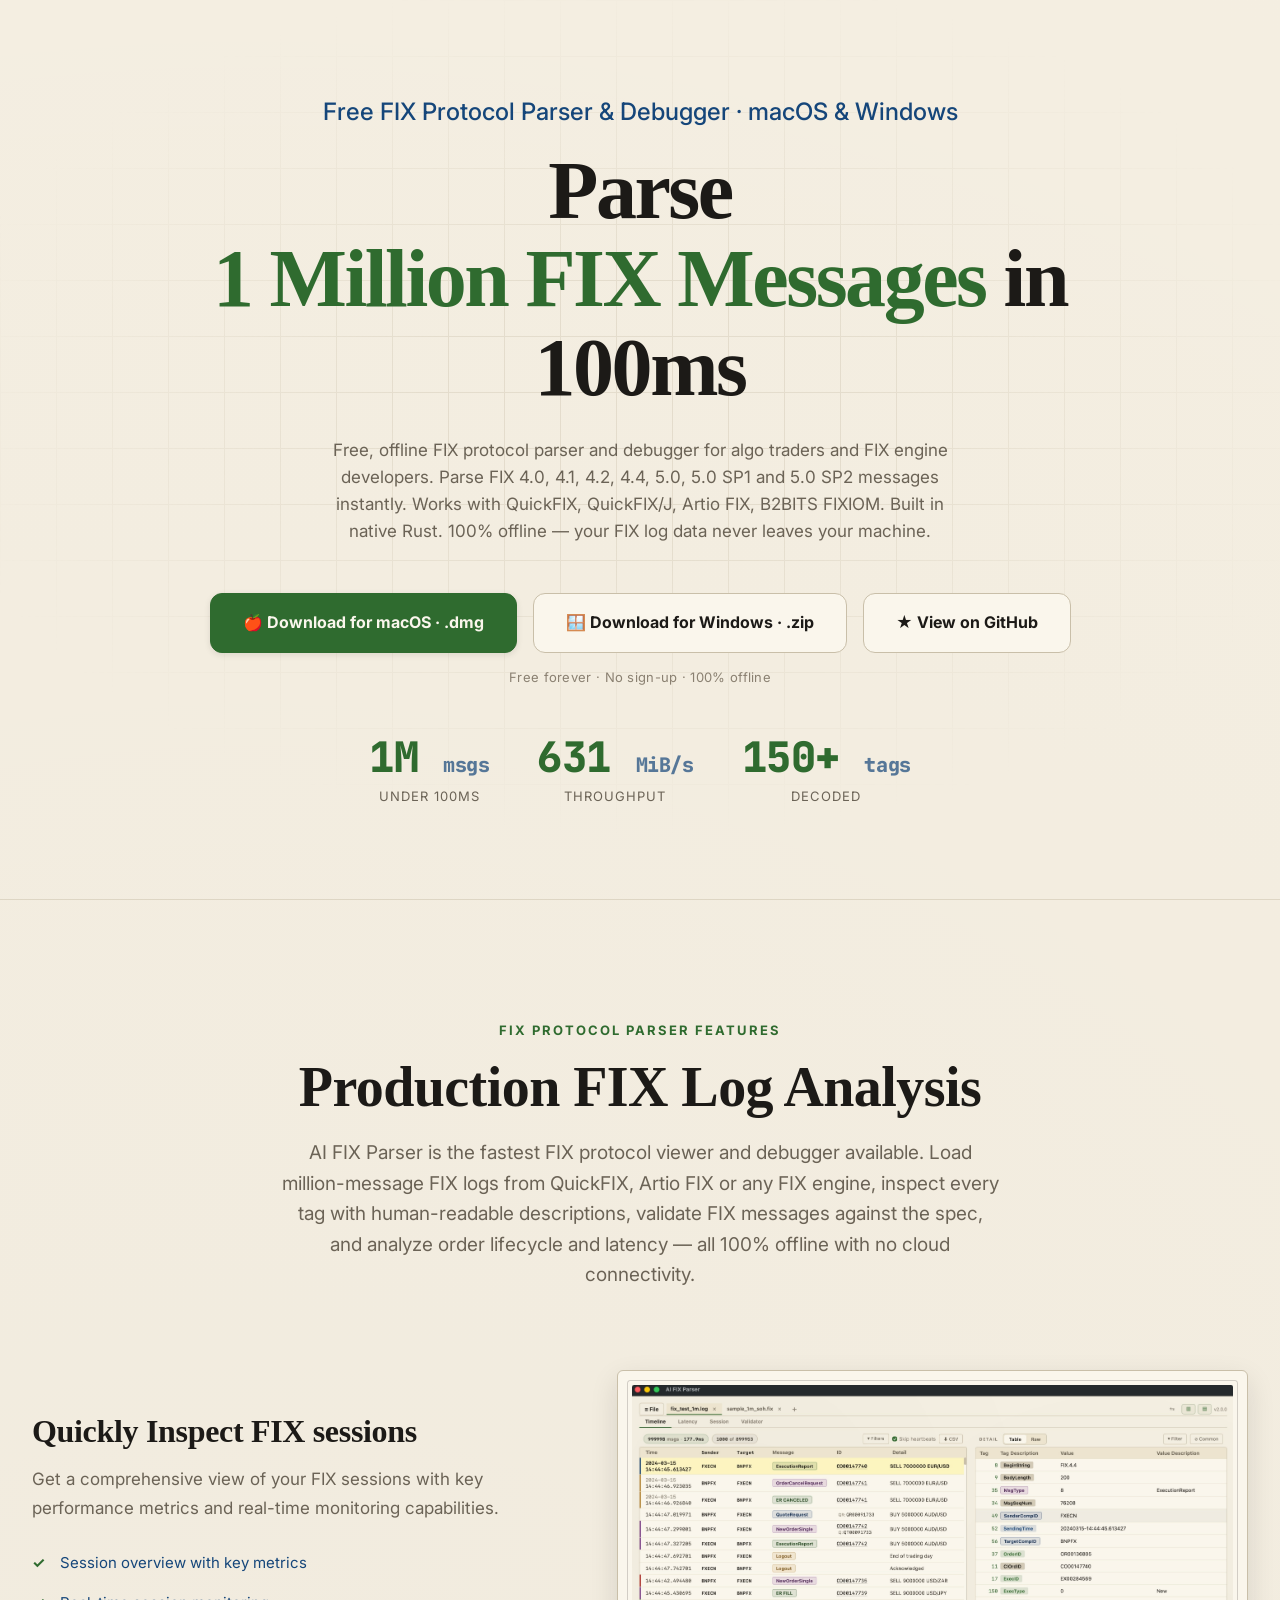
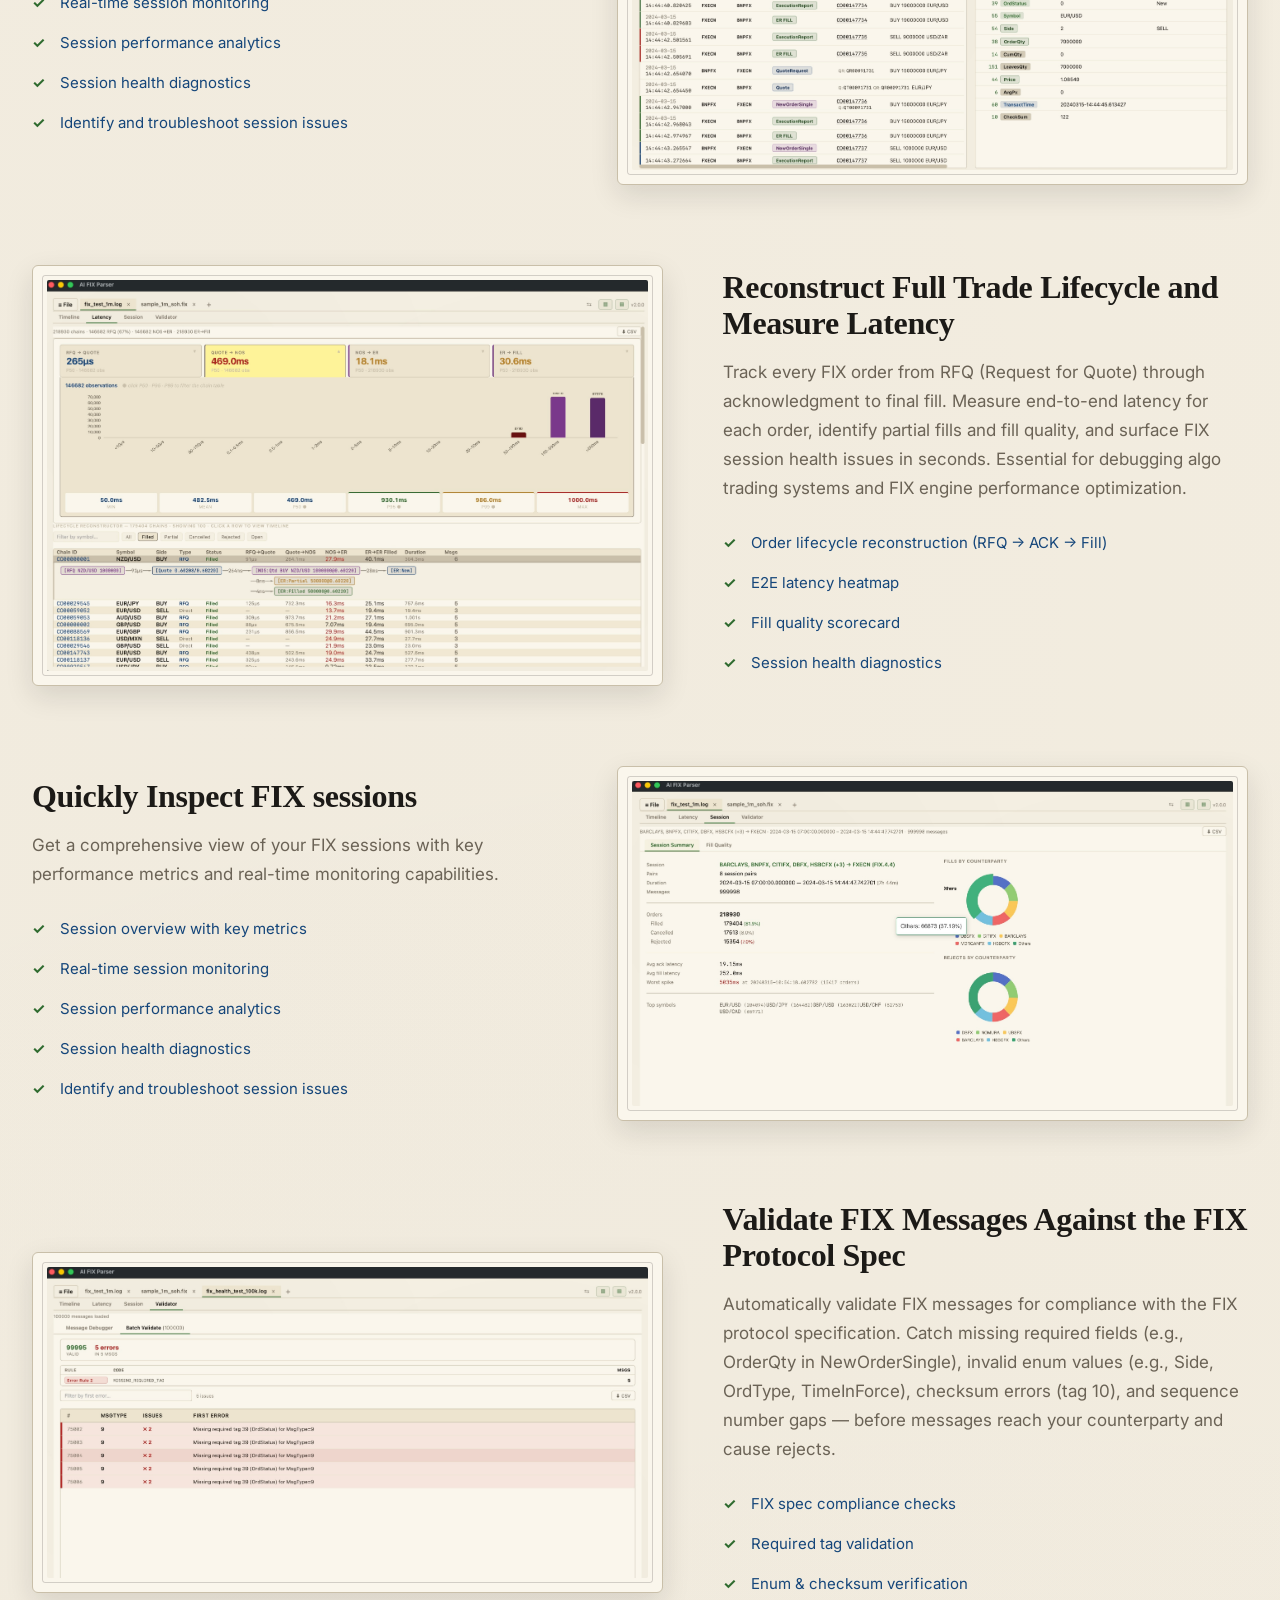
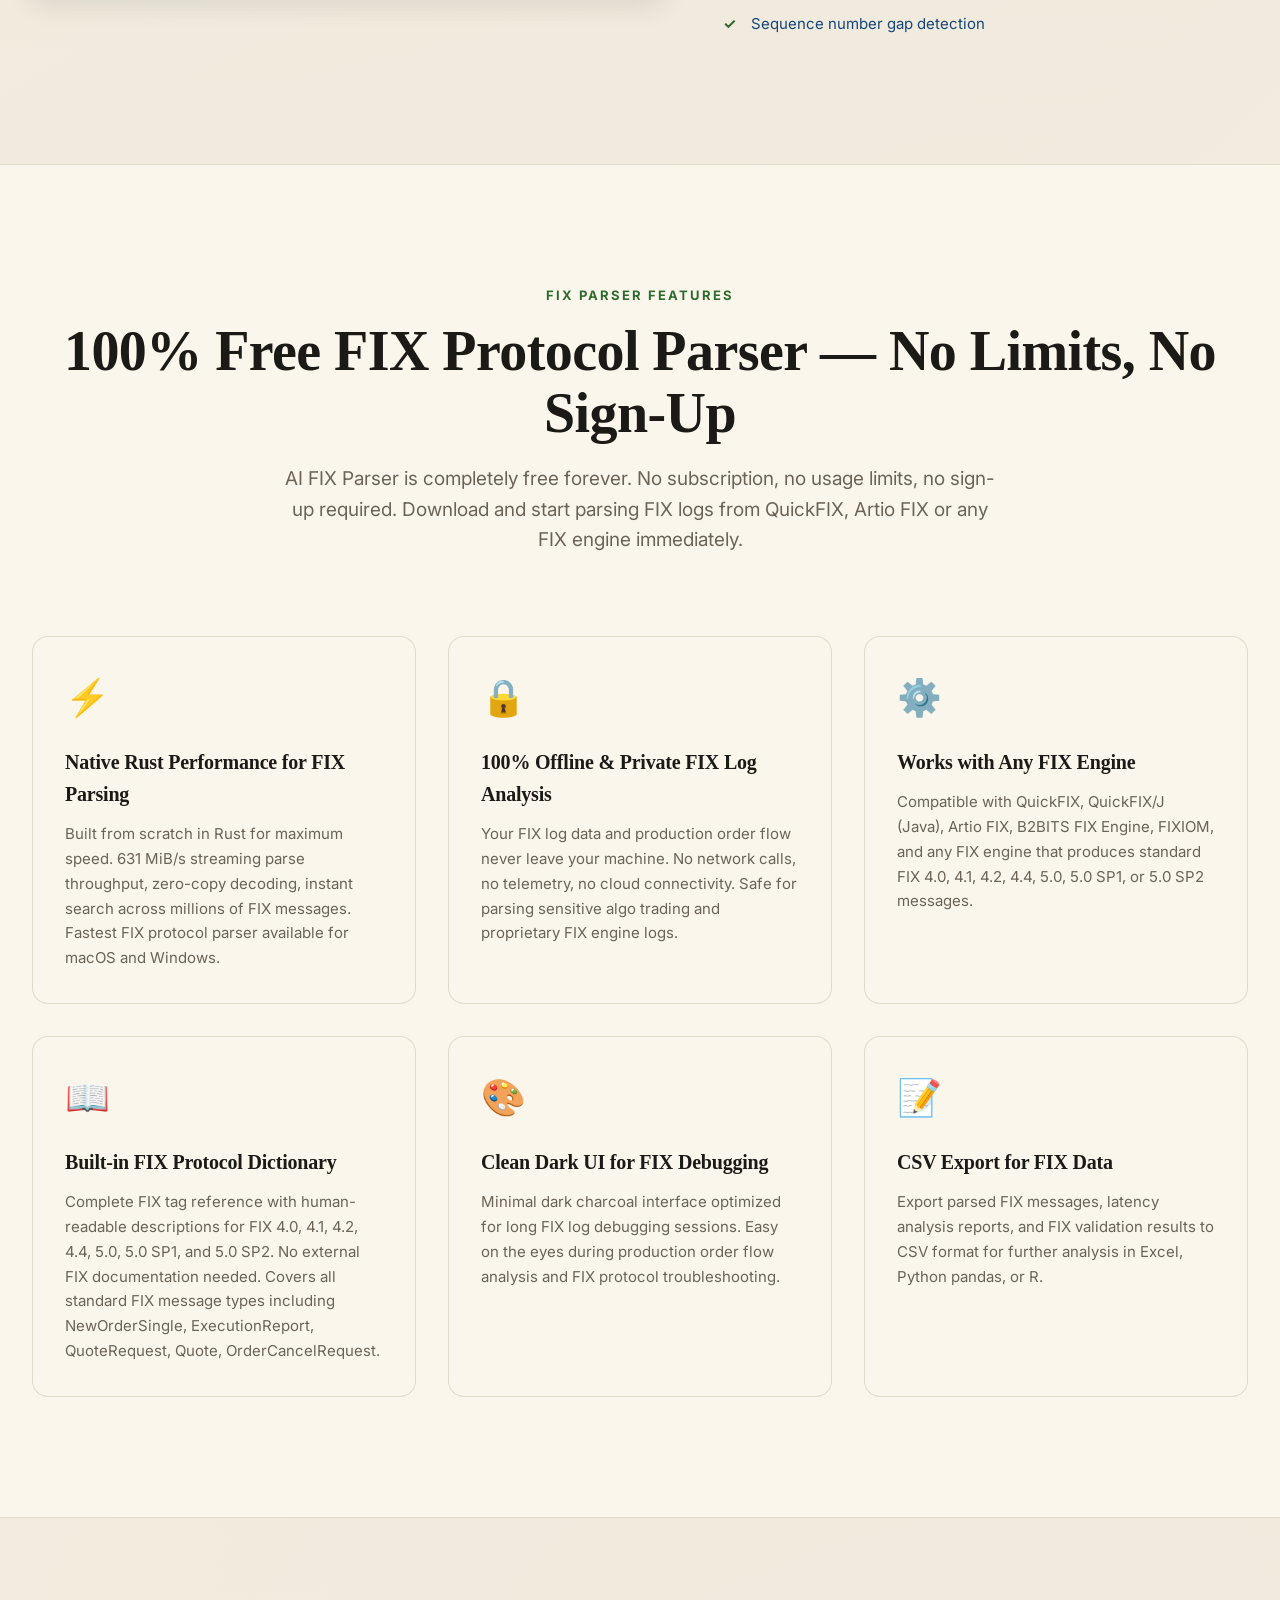
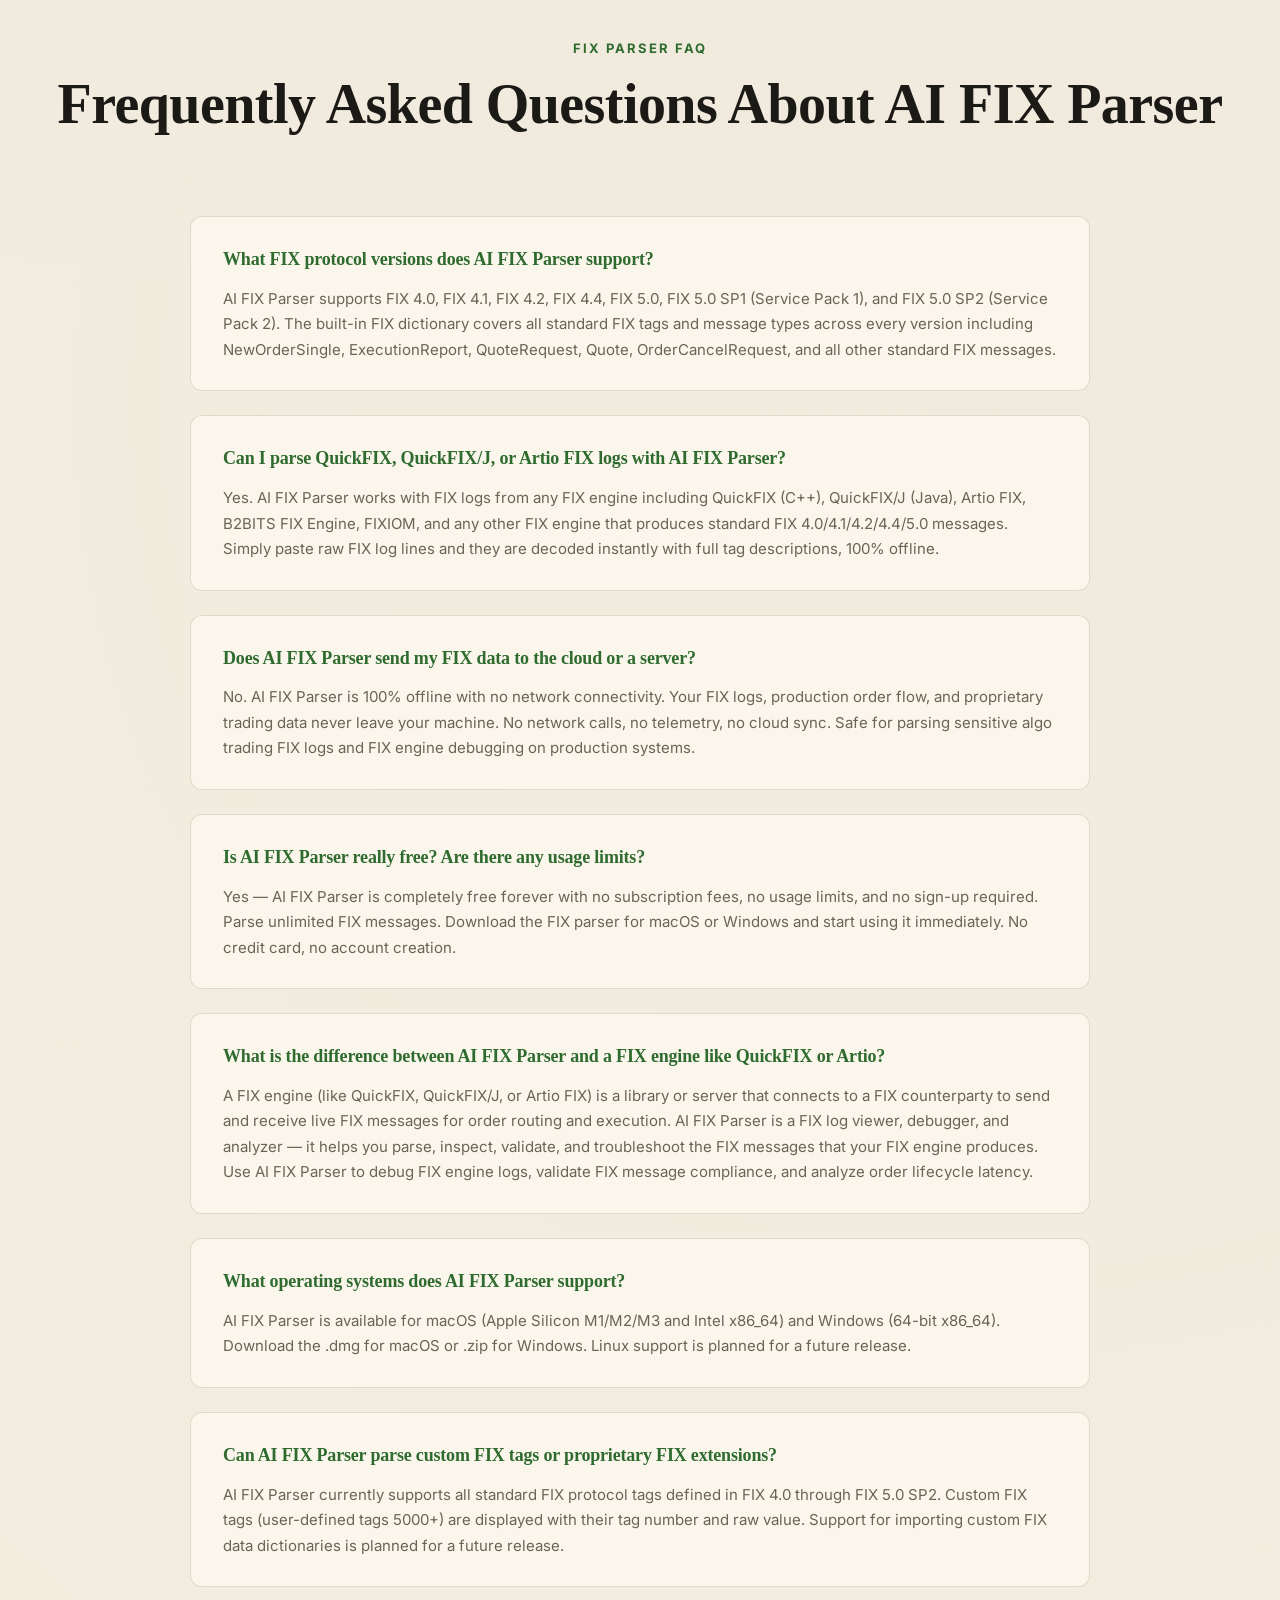
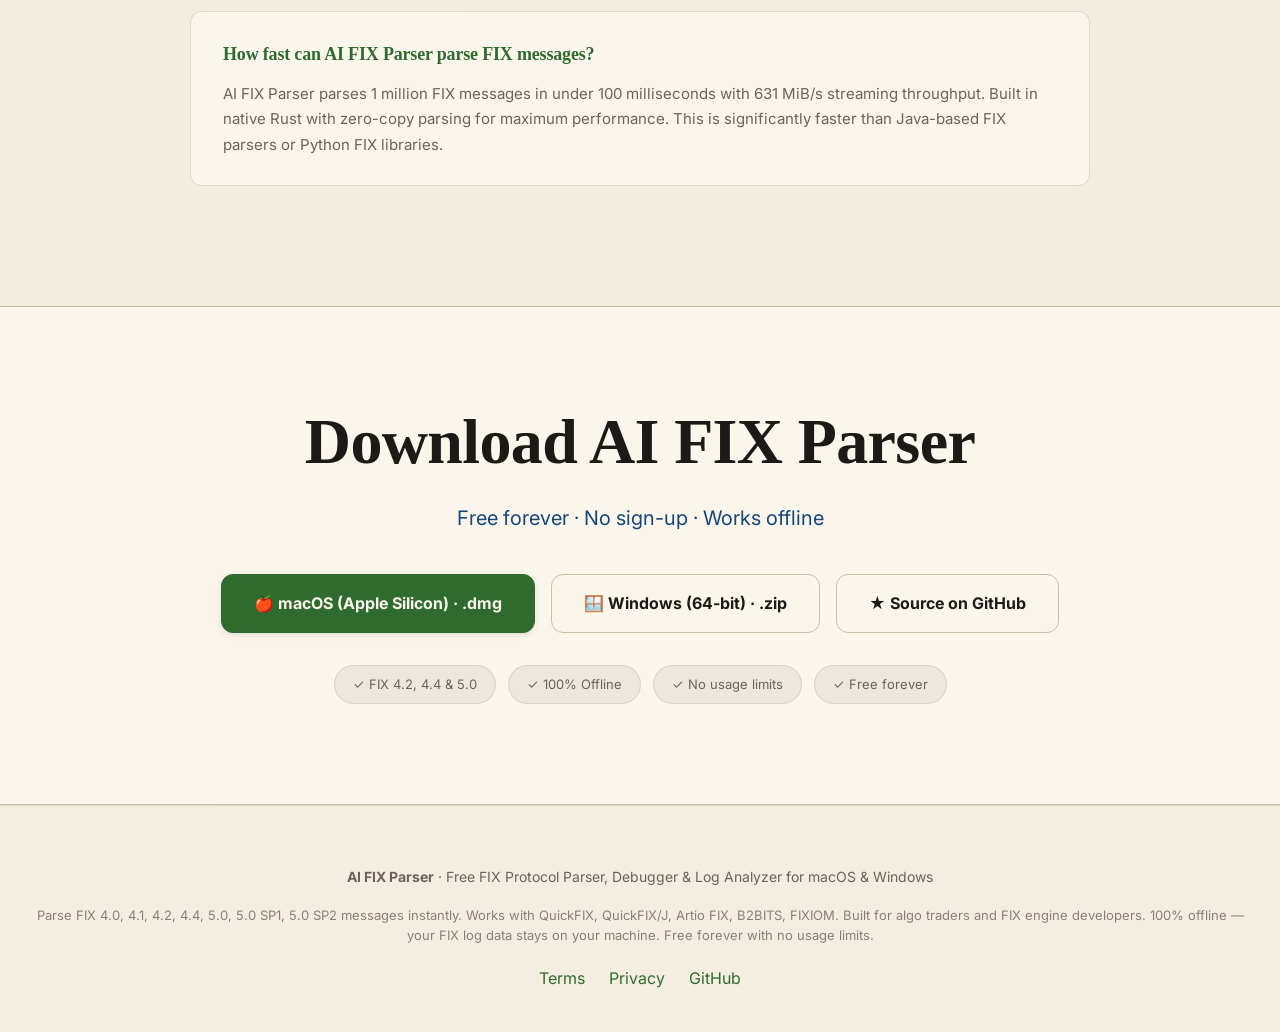
<file: index.html>
<!DOCTYPE html>
<html lang="en">
<head>
<meta charset="UTF-8">
<meta name="viewport" content="width=device-width, initial-scale=1.0">
<title>AI FIX Parser – Free FIX Protocol Parser & Debugger</title>
<meta name="description" content="Parse 1 million FIX messages in 100ms. Free FIX 4.2, 4.4 & 5.0 protocol parser and debugger for macOS and Windows. 100% offline. Works with QuickFIX, QuickFIX/J, Artio FIX. Built for algo traders and FIX engine developers. Native Rust performance.">
<meta name="keywords" content="FIX protocol parser, FIX debugger, FIX log analyzer, FIX message viewer, QuickFIX, Artio FIX, FIX 4.2, FIX 4.4, FIX 5.0, FIX engine, algo trading, FIX protocol tool, free FIX parser, offline FIX parser, macOS FIX parser, Windows FIX parser">

<!-- Open Graph / Facebook -->
<meta property="og:type" content="website">
<meta property="og:url" content="https://www.aifixparser.com/">
<meta property="og:title" content="AI FIX Parser – Parse 1M FIX messages in 100ms">
<meta property="og:description" content="Free FIX protocol parser for macOS & Windows. Parse FIX 4.2, 4.4 & 5.0 messages instantly. 100% offline. Works with QuickFIX, Artio FIX.">
<meta property="og:image" content="https://www.aifixparser.com/hero-banner.png">

<!-- Twitter -->
<meta property="twitter:card" content="summary_large_image">
<meta property="twitter:url" content="https://www.aifixparser.com/">
<meta property="twitter:title" content="AI FIX Parser – Parse 1M FIX messages in 100ms">
<meta property="twitter:description" content="Free FIX protocol parser for macOS & Windows. Parse FIX 4.2, 4.4 & 5.0 messages instantly. 100% offline.">
<meta property="twitter:image" content="https://www.aifixparser.com/hero-banner.png">

<!-- Structured Data / JSON-LD for LLMs and search engines -->
<script type="application/ld+json">
{
  "@context": "https://schema.org",
  "@type": "SoftwareApplication",
  "name": "AI FIX Parser",
  "applicationCategory": "DeveloperApplication",
  "operatingSystem": ["macOS", "Windows"],
  "offers": {
    "@type": "Offer",
    "price": "0",
    "priceCurrency": "USD"
  },
  "description": "AI FIX Parser is a free, offline FIX protocol parser and debugger for macOS and Windows. It parses 1 million FIX messages in under 100ms with 631 MiB/s throughput. Built in native Rust for algo traders and FIX engine developers. Supports FIX 4.0, 4.1, 4.2, 4.4, 5.0, 5.0 SP1 and 5.0 SP2. Works with QuickFIX, QuickFIX/J, Artio FIX, B2BITS FIXIOM and any standard FIX engine. Features include: timeline view with message inspection, tag-by-tag decoding with human-readable descriptions, order lifecycle reconstruction and latency analysis, FIX spec validation with checksum verification, CSV export, and 100% offline operation with no telemetry or cloud connectivity.",
  "featureList": [
    "Parse 1 million FIX messages in 100ms",
    "631 MiB/s streaming throughput",
    "FIX 4.0, 4.1, 4.2, 4.4, 5.0, 5.0 SP1, 5.0 SP2 support",
    "Timeline view with sender/target/message type badges",
    "Tag inspector with 150+ standard FIX tags decoded",
    "Human-readable tag descriptions for all FIX message types",
    "Order lifecycle reconstruction (RFQ to fill)",
    "End-to-end latency measurement and heatmap",
    "Fill quality scorecard and partial fill detection",
    "FIX spec validation and compliance checking",
    "Required field validation",
    "Enum value validation",
    "Checksum verification",
    "Sequence number gap detection",
    "CSV export for parsed messages and reports",
    "100% offline operation - no network calls or telemetry",
    "Works with QuickFIX, QuickFIX/J, Artio FIX, B2BITS, FIXIOM",
    "Native Rust performance with zero-copy parsing",
    "Editorial paper-themed UI — distinctive cream + ink design, easy on the eyes for long debugging sessions",
    "No sign-up required",
    "No usage limits",
    "Free forever"
  ],
  "screenshot": [
    "https://www.aifixparser.com/screenshots/01-timeline.png",
    "https://www.aifixparser.com/screenshots/02-inspector.png",
    "https://www.aifixparser.com/screenshots/03-latency.png",
    "https://www.aifixparser.com/screenshots/04-validator.png"
  ],
  "downloadUrl": "https://www.aifixparser.com/",
  "softwareVersion": "3.2.0",
  "releaseNotes": "Version 2.0 includes enhanced FIX 5.0 support, improved latency analysis, and faster parsing performance."
}
</script>

<link rel="canonical" href="https://www.aifixparser.com/">
<link href="https://fonts.googleapis.com/css2?family=JetBrains+Mono:wght@400;500;600;700&family=Inter:wght@400;500;600;700;800;900&display=swap" rel="stylesheet">
<style>
* { margin: 0; padding: 0; box-sizing: border-box; }
:root {
  /* Paper / Editorial palette — matches the desktop app. */
  --bg:      #f5efe2;
  --surface: #faf6ec;
  --surface2:#ede4cf;
  --rule:    #c9bfa9;
  --border:  rgba(201,191,169,0.5);
  --text:    #1c1a17;
  --dim:     #6b6356;
  --faint:   #8a8071;
  --primary: #2f6b2f;   /* ledger green */
  --green:   #2f6b2f;
  --rose:    #15467a;   /* ink blue */
  --mauve:   #7a3a8a;   /* ink purple */
  --warm:    #b22222;   /* ink red */
  --amber:   #b78427;   /* mustard */
  --highlight:#fff39a;  /* highlighter yellow */
}
::selection { background: var(--highlight); color: var(--text); }
body {
  background: var(--bg);
  /* Subtle paper grain via two faint radial gradients. */
  background-image:
    radial-gradient(circle at 20% 30%, rgba(28,26,23,0.02) 0, transparent 60%),
    radial-gradient(circle at 80% 70%, rgba(28,26,23,0.02) 0, transparent 60%);
  color: var(--text);
  font-family: 'Inter', -apple-system, BlinkMacSystemFont, sans-serif;
  line-height: 1.6;
  -webkit-font-smoothing: antialiased;
  overflow-x: hidden;
}
/* Editorial serif headlines + numerals */
h1, h2, h3, .stat-value {
  font-family: 'Iowan Old Style', Charter, Georgia, serif;
  letter-spacing: -0.01em;
}
.mono { font-family: 'JetBrains Mono', monospace; }

/* ── HERO ────────────────────────────── */
.hero {
  position: relative;
  min-height: 100vh;
  display: flex;
  align-items: center;
  justify-content: center;
  overflow: hidden;
  border-bottom: 1px solid var(--border);
}
.hero-grid {
  /* Faint ledger-paper rules — echoes the desktop app's grid feel. */
  position: absolute;
  inset: 0;
  opacity: 0.35;
  background-image:
    linear-gradient(var(--rule) 1px, transparent 1px),
    linear-gradient(90deg, var(--rule) 1px, transparent 1px);
  background-size: 56px 56px;
  mask-image: radial-gradient(ellipse 70% 60% at 50% 45%, black 25%, transparent 80%);
}
.hero-glow {
  /* Cream wash, no glow on paper. */
  display: none;
}
.hero-content {
  position: relative;
  z-index: 2;
  text-align: center;
  max-width: 960px;
  padding: 0 32px;
}
.hero h1 {
  font-size: clamp(48px, 7vw, 82px);
  font-weight: 900;
  line-height: 1.08;
  letter-spacing: -0.03em;
  margin-bottom: 24px;
}
.hero h1 .accent {
  color: var(--primary);
  display: inline-block;
}
.hero .tagline {
  font-size: clamp(18px, 2.5vw, 24px);
  color: var(--rose);
  margin-bottom: 16px;
  font-weight: 500;
}
.hero .subtitle {
  font-size: 17px;
  color: var(--dim);
  margin-bottom: 48px;
  max-width: 640px;
  margin-left: auto;
  margin-right: auto;
}
.hero-stats {
  display: flex;
  gap: 48px;
  justify-content: center;
  flex-wrap: wrap;
}
.stat {
  text-align: center;
}
.stat-value {
  font-size: 42px;
  font-weight: 800;
  color: var(--primary);
  font-family: 'JetBrains Mono', monospace;
  line-height: 1;
  margin-bottom: 8px;
}
.stat-value .unit {
  font-size: 20px;
  color: var(--rose);
  opacity: 0.7;
}
.stat-label {
  font-size: 13px;
  color: var(--dim);
  text-transform: uppercase;
  letter-spacing: 1px;
}
.hero-cta {
  display: flex;
  gap: 16px;
  justify-content: center;
  flex-wrap: wrap;
  margin-bottom: 14px;
}
.hero-cta-note {
  text-align: center;
  font-size: 13px;
  color: var(--faint, var(--dim));
  margin-bottom: 48px;
  letter-spacing: 0.3px;
}
.btn {
  display: inline-flex;
  align-items: center;
  gap: 10px;
  padding: 16px 32px;
  border-radius: 12px;
  font-size: 16px;
  font-weight: 700;
  text-decoration: none;
  transition: all 0.2s;
  border: 1px solid transparent;
  cursor: pointer;
}
.btn-primary {
  background: var(--primary);
  color: #faf6ec;
  border-color: var(--primary);
  box-shadow: 0 2px 6px rgba(28,26,23,0.10);
}
.btn-primary:hover {
  transform: translateY(-1px);
  background: #285a28;
  box-shadow: 0 4px 12px rgba(28,26,23,0.16);
}
.btn-secondary {
  background: var(--surface);
  color: var(--text);
  border-color: var(--rule);
}
.btn-secondary:hover {
  background: var(--surface2);
  border-color: var(--faint);
}

/* ── SECTION ────────────────────────── */
.section {
  padding: 120px 32px;
  max-width: 1400px;
  margin: 0 auto;
}
.section-header {
  text-align: center;
  margin-bottom: 80px;
}
.section-label {
  font-size: 13px;
  font-weight: 700;
  color: var(--primary);
  text-transform: uppercase;
  letter-spacing: 2px;
  margin-bottom: 16px;
}
.section h2 {
  font-size: clamp(36px, 5vw, 56px);
  font-weight: 800;
  line-height: 1.1;
  margin-bottom: 20px;
}
.section p.lead {
  font-size: 19px;
  color: var(--dim);
  max-width: 720px;
  margin: 0 auto;
}

/* ── SCREENSHOT SHOWCASE ───────────── */
.screenshot-showcase {
  display: grid;
  gap: 80px;
}
.screenshot-item {
  display: grid;
  grid-template-columns: 1fr 1.2fr;
  gap: 60px;
  align-items: center;
}
.screenshot-item:nth-child(even) {
  grid-template-columns: 1.2fr 1fr;
}
.screenshot-item:nth-child(even) .screenshot-text {
  order: 2;
}
.screenshot-item:nth-child(even) .screenshot-img {
  order: 1;
}
.screenshot-text h3 {
  font-size: 32px;
  font-weight: 800;
  margin-bottom: 16px;
  line-height: 1.15;
}
.screenshot-text p {
  font-size: 17px;
  color: var(--dim);
  line-height: 1.7;
  margin-bottom: 20px;
}
.screenshot-text ul {
  list-style: none;
  font-size: 15px;
  color: var(--rose);
}
.screenshot-text ul li {
  padding: 8px 0;
  padding-left: 28px;
  position: relative;
}
.screenshot-text ul li::before {
  content: '✓';
  position: absolute;
  left: 0;
  color: var(--green);
  font-weight: 700;
}
.screenshot-img {
  position: relative;
}
.screenshot-img {
  /* Cream passe-partout: thick paper border + ink rule + soft shadow makes
     dark-theme screenshots read as intentional "printed plates" framed on
     the page, instead of clashing with the cream background. Replace the
     screenshots in /screenshots/ with new paper-themed captures to remove
     the contrast entirely. */
  background: var(--surface);
  padding: 14px;
  border: 1px solid var(--rule);
  border-radius: 6px;
  box-shadow: 0 10px 28px rgba(28,26,23,0.12);
  position: relative;
}
.screenshot-img::after {
  /* Hairline inner ink rule for the engraved-plate feel. */
  content: "";
  position: absolute;
  inset: 9px;
  border: 1px solid rgba(28,26,23,0.18);
  border-radius: 3px;
  pointer-events: none;
}
.screenshot-img img {
  width: 100%;
  height: auto;
  display: block;
  border-radius: 2px;
}
.screenshot-glow {
  /* No glows on paper — keep the markup but render nothing. */
  display: none;
}

@media (max-width: 900px) {
  .screenshot-item,
  .screenshot-item:nth-child(even) {
    grid-template-columns: 1fr;
    gap: 40px;
  }
  .screenshot-item:nth-child(even) .screenshot-text,
  .screenshot-item:nth-child(even) .screenshot-img {
    order: initial;
  }
}

/* ── FEATURES GRID ──────────────────── */
.features-grid {
  display: grid;
  grid-template-columns: repeat(auto-fit, minmax(300px, 1fr));
  gap: 32px;
  margin-top: 60px;
}
.feature-card {
  background: var(--surface);
  border: 1px solid var(--border);
  border-radius: 16px;
  padding: 32px;
  transition: all 0.25s;
}
.feature-card:hover {
  border-color: rgba(47,107,47,0.3);
  transform: translateY(-4px);
}
.feature-icon {
  font-size: 36px;
  margin-bottom: 20px;
  display: block;
}
.feature-card h3 {
  font-size: 20px;
  font-weight: 700;
  margin-bottom: 12px;
}
.feature-card p {
  font-size: 15px;
  color: var(--dim);
  line-height: 1.65;
}

/* ── FAQ ────────────────────────────── */
.faq-grid {
  max-width: 900px;
  margin: 0 auto;
  display: grid;
  gap: 24px;
}
.faq-item {
  background: var(--surface);
  border: 1px solid var(--border);
  border-radius: 12px;
  padding: 28px 32px;
}
.faq-item h3 {
  font-size: 18px;
  font-weight: 700;
  margin-bottom: 12px;
  color: var(--primary);
}
.faq-item p {
  font-size: 15px;
  color: var(--dim);
  line-height: 1.7;
}

/* ── CTA SECTION ────────────────────── */
.cta-section {
  /* Cream block with ink-rule top/bottom — newspaper section break. */
  background: var(--surface);
  border-top: 1px solid var(--rule);
  border-bottom: 1px solid var(--rule);
  position: relative;
  overflow: hidden;
}
.cta-content {
  position: relative;
  z-index: 2;
  text-align: center;
  padding: 100px 32px;
}
.cta-section h2 {
  font-size: clamp(40px, 6vw, 64px);
  font-weight: 900;
  margin-bottom: 24px;
  line-height: 1.1;
}
.cta-section p {
  font-size: 20px;
  color: var(--rose);
  margin-bottom: 40px;
}
.cta-badges {
  display: flex;
  gap: 12px;
  justify-content: center;
  flex-wrap: wrap;
  margin-top: 32px;
}
.badge {
  padding: 8px 18px;
  background: rgba(28,26,23,0.06);
  border: 1px solid rgba(28,26,23,0.10);
  border-radius: 24px;
  font-size: 13px;
  color: var(--dim);
  white-space: nowrap;
}

/* ── FOOTER ─────────────────────────── */
footer {
  padding: 60px 32px 40px;
  border-top: 1px solid var(--border);
  text-align: center;
}
footer p {
  font-size: 14px;
  color: var(--dim);
  margin-bottom: 16px;
}
footer a {
  color: var(--primary);
  text-decoration: none;
}
footer a:hover {
  text-decoration: underline;
}
.footer-links {
  display: flex;
  gap: 24px;
  justify-content: center;
  flex-wrap: wrap;
  margin-top: 20px;
}
</style>
</head>
<body>  
<!-- ══════════ HERO ══════════ -->
<section class="hero">
  <div class="hero-grid"></div>
  <div class="hero-glow"></div>
  <div class="hero-content">
    <p class="tagline">Free FIX Protocol Parser & Debugger · macOS & Windows</p>
    <h1>Parse <span class="accent">1 Million FIX Messages</span> in 100ms</h1>
    <p class="subtitle">
      Free, offline FIX protocol parser and debugger for algo traders and FIX engine developers. 
      Parse FIX 4.0, 4.1, 4.2, 4.4, 5.0, 5.0 SP1 and 5.0 SP2 messages instantly. 
      Works with QuickFIX, QuickFIX/J, Artio FIX, B2BITS FIXIOM. 
      Built in native Rust. 100% offline — your FIX log data never leaves your machine.
    </p>
    <div class="hero-cta">
      <a href="https://www.aifixparser.com/release/AiFixParser_aarch64.dmg" class="btn btn-primary" download
         onclick="gtag('event', 'macos_file_download_hero', { file_name: 'AiFixParser_aarch64.dmg', file_extension: 'dmg', platform: 'macOS' });">
        🍎 Download for macOS · .dmg
      </a>
      <a href="https://github.com/cseblog/fixstudio/releases/download/v3.2.0/AiFixParser-windows.zip" class="btn btn-secondary" download
         onclick="gtag('event', 'windows_file_download_hero', { file_name: 'AiFixParser-windows.zip', file_extension: 'zip', platform: 'Windows' });">
        🪟 Download for Windows · .zip
      </a>
      <a href="https://github.com/cseblog/fixstudio" class="btn btn-secondary" target="_blank" rel="noopener">
        ★ View on GitHub
      </a>
    </div>
    <p class="hero-cta-note">Free forever · No sign-up · 100% offline</p>
    <div class="hero-stats">
      <div class="stat">
        <div class="stat-value">1M <span class="unit">msgs</span></div>
        <div class="stat-label">Under 100ms</div>
      </div>
      <div class="stat">
        <div class="stat-value">631 <span class="unit">MiB/s</span></div>
        <div class="stat-label">Throughput</div>
      </div>
      <div class="stat">
        <div class="stat-value">150+ <span class="unit">tags</span></div>
        <div class="stat-label">Decoded</div>
      </div>
    </div>
  </div>
</section>

<!-- ══════════ SCREENSHOTS ══════════ -->
<section class="section">
  <div class="section-header">
    <div class="section-label">FIX Protocol Parser Features</div>
    <h2>Production FIX Log Analysis</h2>
    <p class="lead">
      AI FIX Parser is the fastest FIX protocol viewer and debugger available. 
      Load million-message FIX logs from QuickFIX, Artio FIX or any FIX engine, 
      inspect every tag with human-readable descriptions, validate FIX messages against the spec, 
      and analyze order lifecycle and latency — all 100% offline with no cloud connectivity.
    </p>
  </div>
  <div class="screenshot-showcase">
    <!-- Screenshot 1 + download panel -->
    <div class="screenshot-item">
      <div class="screenshot-text">
      <div class="screenshot-text">
        <h3>Quickly Inspect FIX sessions</h3>
        <p>
          Get a comprehensive view of your FIX sessions with key performance metrics and real-time monitoring capabilities.
        </p>
        <ul>
          <li>Session overview with key metrics</li>
          <li>Real-time session monitoring</li>
          <li>Session performance analytics</li>
          <li>Session health diagnostics</li>
          <li>Identify and troubleshoot session issues</li>
      </div>
      </div>
      <div class="screenshot-img">
        <div class="screenshot-glow" style="--glow-color: rgba(47,107,47,0.1)"></div>
        <img src="screenshots/01-timeline.jpg" alt="Timeline view" loading="lazy">
      </div>
    </div>
    <!-- Screenshot 3 -->
    <div class="screenshot-item">
      <div class="screenshot-text">
        <h3>Reconstruct Full Trade Lifecycle and Measure Latency</h3>
        <p>
          Track every FIX order from RFQ (Request for Quote) through acknowledgment to final fill. 
          Measure end-to-end latency for each order, identify partial fills and fill quality, 
          and surface FIX session health issues in seconds. 
          Essential for debugging algo trading systems and FIX engine performance optimization.
        </p>
        <ul>
          <li>Order lifecycle reconstruction (RFQ → ACK → Fill)</li>
          <li>E2E latency heatmap</li>
          <li>Fill quality scorecard</li>
          <li>Session health diagnostics</li>
        </ul>
      </div>
      <div class="screenshot-img">
        <div class="screenshot-glow" style="--glow-color: rgba(47,107,47,0.1)"></div>
        <img src="screenshots/03-latency.jpg" alt="Latency analysis" loading="lazy">
      </div>
    </div>

        <!-- Screenshot 2 -->
    <div class="screenshot-item">
      <div class="screenshot-text">
        <h3>Quickly Inspect FIX sessions</h3>
        <p>
          Get a comprehensive view of your FIX sessions with key performance metrics and real-time monitoring capabilities.
        </p>
        <ul>
          <li>Session overview with key metrics</li>
          <li>Real-time session monitoring</li>
          <li>Session performance analytics</li>
          <li>Session health diagnostics</li>
          <li>Identify and troubleshoot session issues</li>
        </ul>
      </div>
      <div class="screenshot-img">
        <div class="screenshot-glow" style="--glow-color: rgba(122,58,138,0.1)"></div>
        <img src="screenshots/02-session.jpg" alt="Tag inspector" loading="lazy">
      </div>
    </div>


    <!-- Screenshot 4 -->
    <div class="screenshot-item">
      <div class="screenshot-text">
        <h3>Validate FIX Messages Against the FIX Protocol Spec</h3>
        <p>
          Automatically validate FIX messages for compliance with the FIX protocol specification. 
          Catch missing required fields (e.g., OrderQty in NewOrderSingle), 
          invalid enum values (e.g., Side, OrdType, TimeInForce), 
          checksum errors (tag 10), and sequence number gaps — 
          before messages reach your counterparty and cause rejects.
        </p>
        <ul>
          <li>FIX spec compliance checks</li>
          <li>Required tag validation</li>
          <li>Enum & checksum verification</li>
          <li>Sequence number gap detection</li>
        </ul>
      </div>
      <div class="screenshot-img">
        <div class="screenshot-glow" style="--glow-color: rgba(183,132,39,0.1)"></div>
        <img src="screenshots/04-validator.jpg" alt="FIX validator" loading="lazy">
      </div>
    </div>
  </div>
</section>

<!-- ══════════ FEATURES ══════════ -->
<section class="section" style="background: var(--surface); border-top: 1px solid var(--border); border-bottom: 1px solid var(--border);">
  <div class="section-header">
    <div class="section-label">FIX Parser Features</div>
    <h2>100% Free FIX Protocol Parser — No Limits, No Sign-Up</h2>
    <p class="lead">AI FIX Parser is completely free forever. No subscription, no usage limits, no sign-up required. Download and start parsing FIX logs from QuickFIX, Artio FIX or any FIX engine immediately.</p>
  </div>
  <div class="features-grid">
    <div class="feature-card">
      <span class="feature-icon">⚡</span>
      <h3>Native Rust Performance for FIX Parsing</h3>
      <p>Built from scratch in Rust for maximum speed. 631 MiB/s streaming parse throughput, zero-copy decoding, instant search across millions of FIX messages. Fastest FIX protocol parser available for macOS and Windows.</p>
    </div>
    <div class="feature-card">
      <span class="feature-icon">🔒</span>
      <h3>100% Offline & Private FIX Log Analysis</h3>
      <p>Your FIX log data and production order flow never leave your machine. No network calls, no telemetry, no cloud connectivity. Safe for parsing sensitive algo trading and proprietary FIX engine logs.</p>
    </div>
    <div class="feature-card">
      <span class="feature-icon">⚙️</span>
      <h3>Works with Any FIX Engine</h3>
      <p>Compatible with QuickFIX, QuickFIX/J (Java), Artio FIX, B2BITS FIX Engine, FIXIOM, and any FIX engine that produces standard FIX 4.0, 4.1, 4.2, 4.4, 5.0, 5.0 SP1, or 5.0 SP2 messages.</p>
    </div>
    <div class="feature-card">
      <span class="feature-icon">📖</span>
      <h3>Built-in FIX Protocol Dictionary</h3>
      <p>Complete FIX tag reference with human-readable descriptions for FIX 4.0, 4.1, 4.2, 4.4, 5.0, 5.0 SP1, and 5.0 SP2. No external FIX documentation needed. Covers all standard FIX message types including NewOrderSingle, ExecutionReport, QuoteRequest, Quote, OrderCancelRequest.</p>
    </div>
    <div class="feature-card">
      <span class="feature-icon">🎨</span>
      <h3>Clean Dark UI for FIX Debugging</h3>
      <p>Minimal dark charcoal interface optimized for long FIX log debugging sessions. Easy on the eyes during production order flow analysis and FIX protocol troubleshooting.</p>
    </div>
    <div class="feature-card">
      <span class="feature-icon">📝</span>
      <h3>CSV Export for FIX Data</h3>
      <p>Export parsed FIX messages, latency analysis reports, and FIX validation results to CSV format for further analysis in Excel, Python pandas, or R.</p>
    </div>
  </div>
</section>

<!-- ══════════ FAQ ══════════ -->
<section class="section" id="faq">
  <div class="section-header">
    <div class="section-label">FIX Parser FAQ</div>
    <h2>Frequently Asked Questions About AI FIX Parser</h2>
  </div>
  <div class="faq-grid">
    <div class="faq-item">
      <h3>What FIX protocol versions does AI FIX Parser support?</h3>
      <p>AI FIX Parser supports FIX 4.0, FIX 4.1, FIX 4.2, FIX 4.4, FIX 5.0, FIX 5.0 SP1 (Service Pack 1), and FIX 5.0 SP2 (Service Pack 2). The built-in FIX dictionary covers all standard FIX tags and message types across every version including NewOrderSingle, ExecutionReport, QuoteRequest, Quote, OrderCancelRequest, and all other standard FIX messages.</p>
    </div>
    <div class="faq-item">
      <h3>Can I parse QuickFIX, QuickFIX/J, or Artio FIX logs with AI FIX Parser?</h3>
      <p>Yes. AI FIX Parser works with FIX logs from any FIX engine including QuickFIX (C++), QuickFIX/J (Java), Artio FIX, B2BITS FIX Engine, FIXIOM, and any other FIX engine that produces standard FIX 4.0/4.1/4.2/4.4/5.0 messages. Simply paste raw FIX log lines and they are decoded instantly with full tag descriptions, 100% offline.</p>
    </div>
    <div class="faq-item">
      <h3>Does AI FIX Parser send my FIX data to the cloud or a server?</h3>
      <p>No. AI FIX Parser is 100% offline with no network connectivity. Your FIX logs, production order flow, and proprietary trading data never leave your machine. No network calls, no telemetry, no cloud sync. Safe for parsing sensitive algo trading FIX logs and FIX engine debugging on production systems.</p>
    </div>
    <div class="faq-item">
      <h3>Is AI FIX Parser really free? Are there any usage limits?</h3>
      <p>Yes — AI FIX Parser is completely free forever with no subscription fees, no usage limits, and no sign-up required. Parse unlimited FIX messages. Download the FIX parser for macOS or Windows and start using it immediately. No credit card, no account creation.</p>
    </div>
    <div class="faq-item">
      <h3>What is the difference between AI FIX Parser and a FIX engine like QuickFIX or Artio?</h3>
      <p>A FIX engine (like QuickFIX, QuickFIX/J, or Artio FIX) is a library or server that connects to a FIX counterparty to send and receive live FIX messages for order routing and execution. AI FIX Parser is a FIX log viewer, debugger, and analyzer — it helps you parse, inspect, validate, and troubleshoot the FIX messages that your FIX engine produces. Use AI FIX Parser to debug FIX engine logs, validate FIX message compliance, and analyze order lifecycle latency.</p>
    </div>
    <div class="faq-item">
      <h3>What operating systems does AI FIX Parser support?</h3>
      <p>AI FIX Parser is available for macOS (Apple Silicon M1/M2/M3 and Intel x86_64) and Windows (64-bit x86_64). Download the .dmg for macOS or .zip for Windows. Linux support is planned for a future release.</p>
    </div>
    <div class="faq-item">
      <h3>Can AI FIX Parser parse custom FIX tags or proprietary FIX extensions?</h3>
      <p>AI FIX Parser currently supports all standard FIX protocol tags defined in FIX 4.0 through FIX 5.0 SP2. Custom FIX tags (user-defined tags 5000+) are displayed with their tag number and raw value. Support for importing custom FIX data dictionaries is planned for a future release.</p>
    </div>
    <div class="faq-item">
      <h3>How fast can AI FIX Parser parse FIX messages?</h3>
      <p>AI FIX Parser parses 1 million FIX messages in under 100 milliseconds with 631 MiB/s streaming throughput. Built in native Rust with zero-copy parsing for maximum performance. This is significantly faster than Java-based FIX parsers or Python FIX libraries.</p>
    </div>
  </div>
</section>

<!-- ══════════ CTA ══════════ -->
<section class="cta-section" id="download">
  <div class="cta-content">
    <h2>Download AI FIX Parser</h2>
    <p>Free forever · No sign-up · Works offline</p>
    <div class="hero-cta">
      <a href="https://www.aifixparser.com/release/AiFixParser_aarch64.dmg" class="btn btn-primary">
        🍎 macOS (Apple Silicon) · .dmg
      </a>
      <a href="https://github.com/cseblog/fixstudio/releases/download/v3.2.0/AiFixParser-windows.zip" class="btn btn-secondary">
        🪟 Windows (64-bit) · .zip
      </a>
      <a href="https://github.com/cseblog/fixstudio" class="btn btn-secondary" target="_blank" rel="noopener">
        ★ Source on GitHub
      </a>
    </div>
    <div class="cta-badges">
      <span class="badge">✓ FIX 4.2, 4.4 & 5.0</span>
      <span class="badge">✓ 100% Offline</span>
      <span class="badge">✓ No usage limits</span>
      <span class="badge">✓ Free forever</span>
    </div>
  </div>
</section>

<!-- ══════════ FOOTER ══════════ -->
<footer>
  <p><strong>AI FIX Parser</strong> · Free FIX Protocol Parser, Debugger & Log Analyzer for macOS & Windows</p>
  <p style="font-size: 13px; color: #8a8071;">
    Parse FIX 4.0, 4.1, 4.2, 4.4, 5.0, 5.0 SP1, 5.0 SP2 messages instantly. 
    Works with QuickFIX, QuickFIX/J, Artio FIX, B2BITS, FIXIOM. 
    Built for algo traders and FIX engine developers. 
    100% offline — your FIX log data stays on your machine. 
    Free forever with no usage limits.
  </p>
  <div class="footer-links">
    <a href="https://www.aifixparser.com/terms-and-conditions">Terms</a>
    <a href="https://www.aifixparser.com/privacy-policy">Privacy</a>
    <a href="https://github.com/cseblog/fixstudio">GitHub</a>
  </div>
</footer>

</body>
</html>
</file>
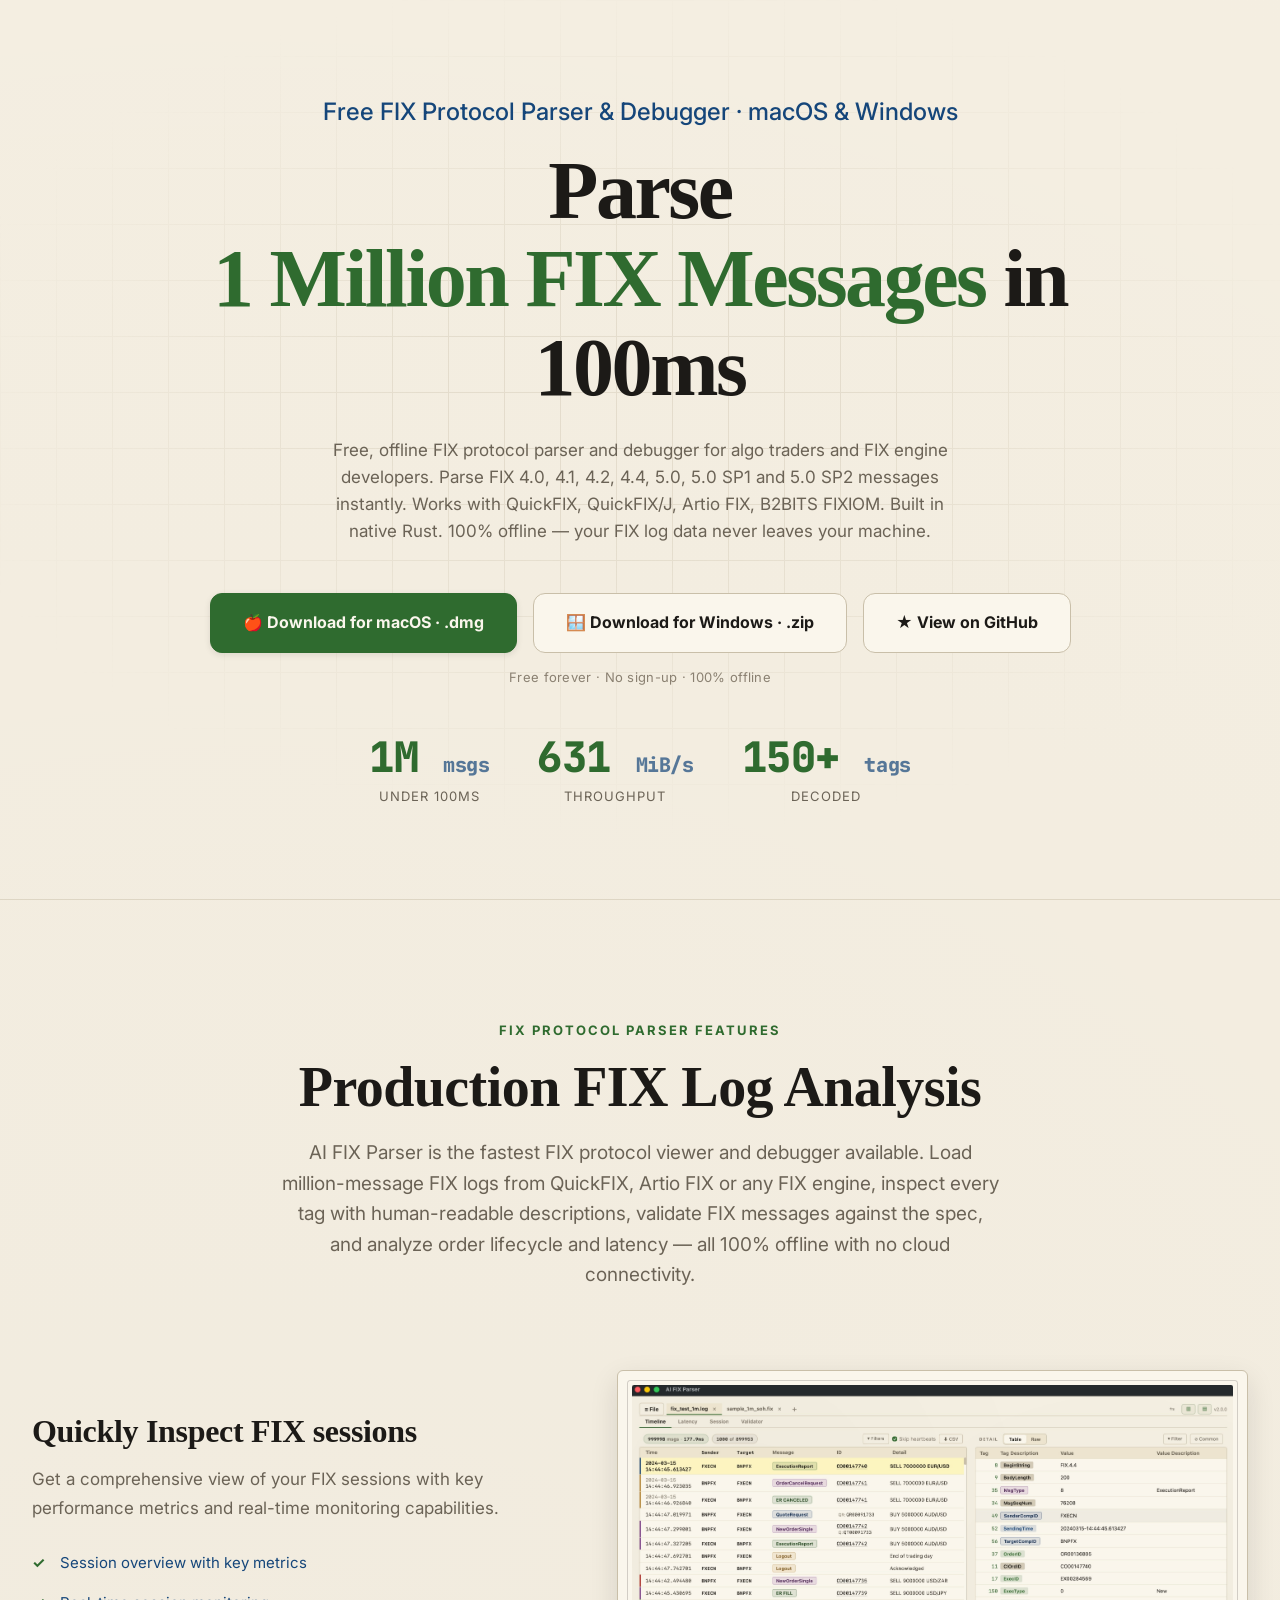
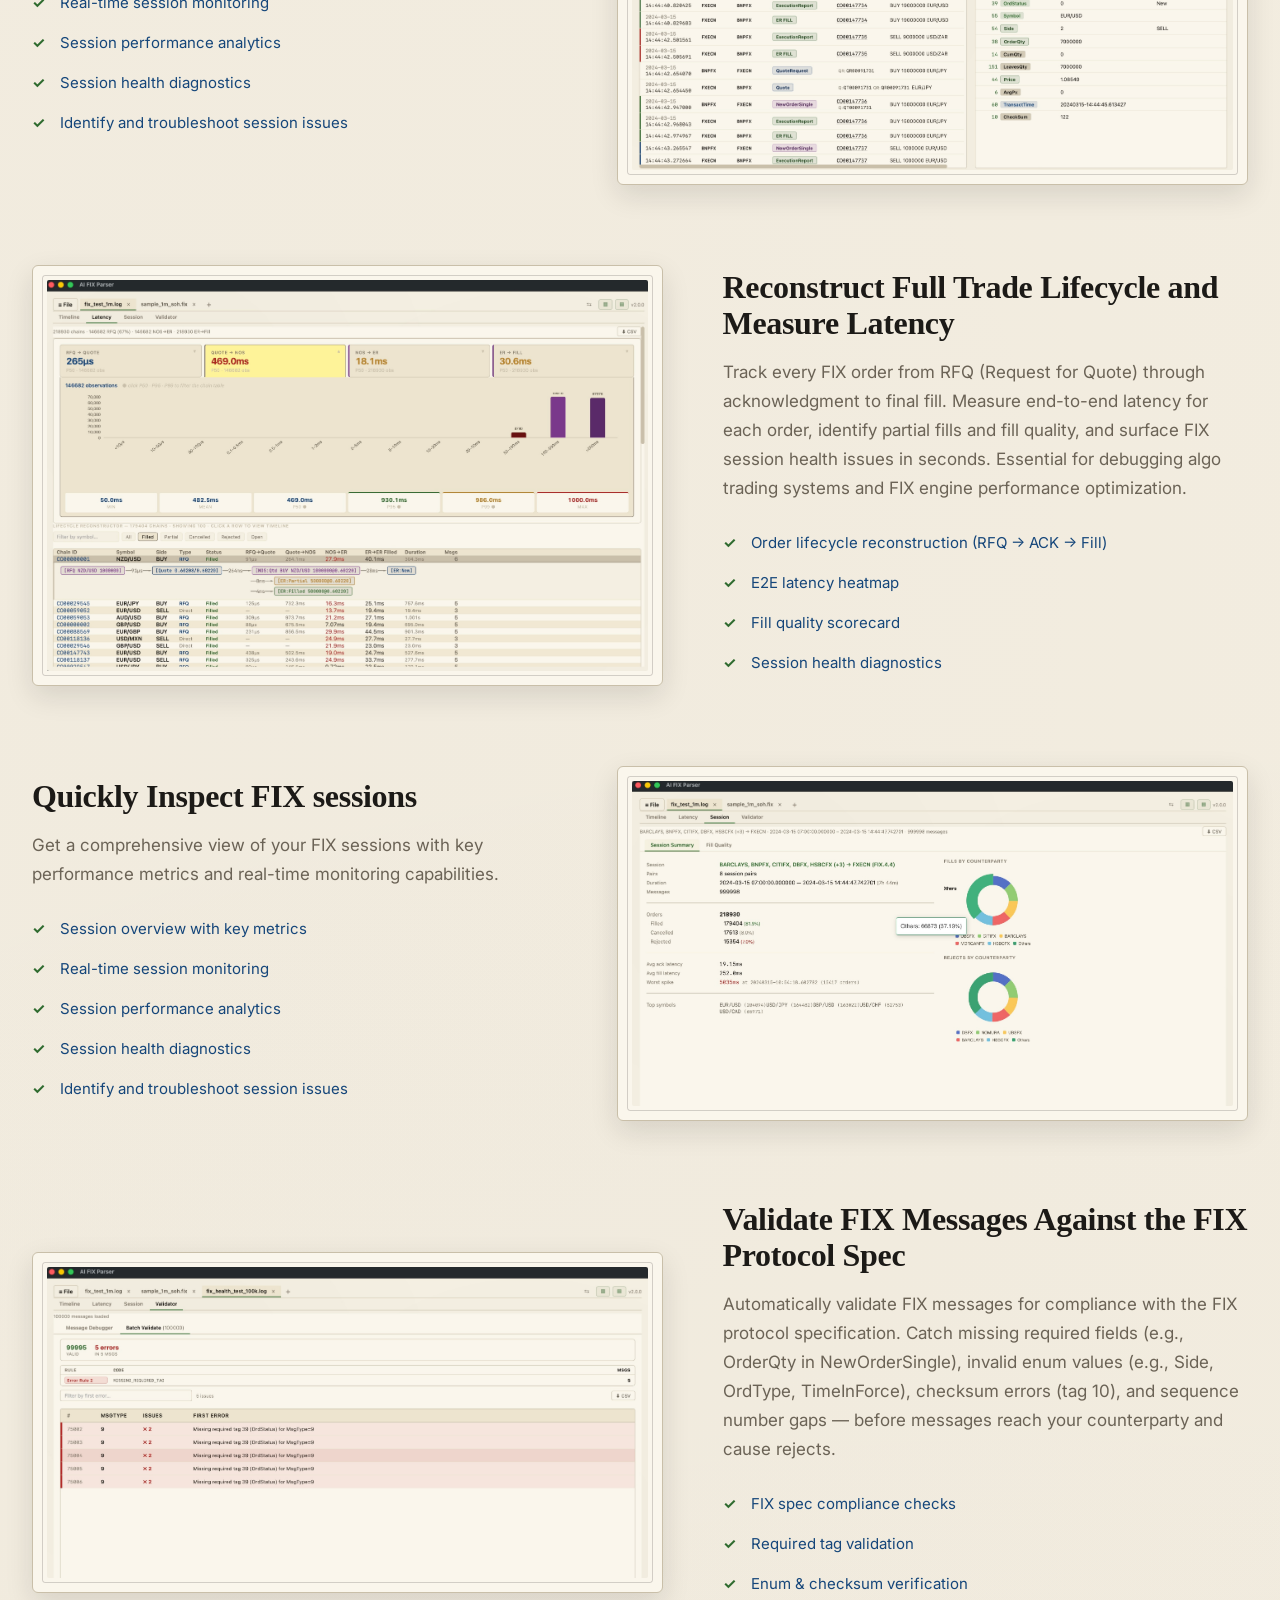
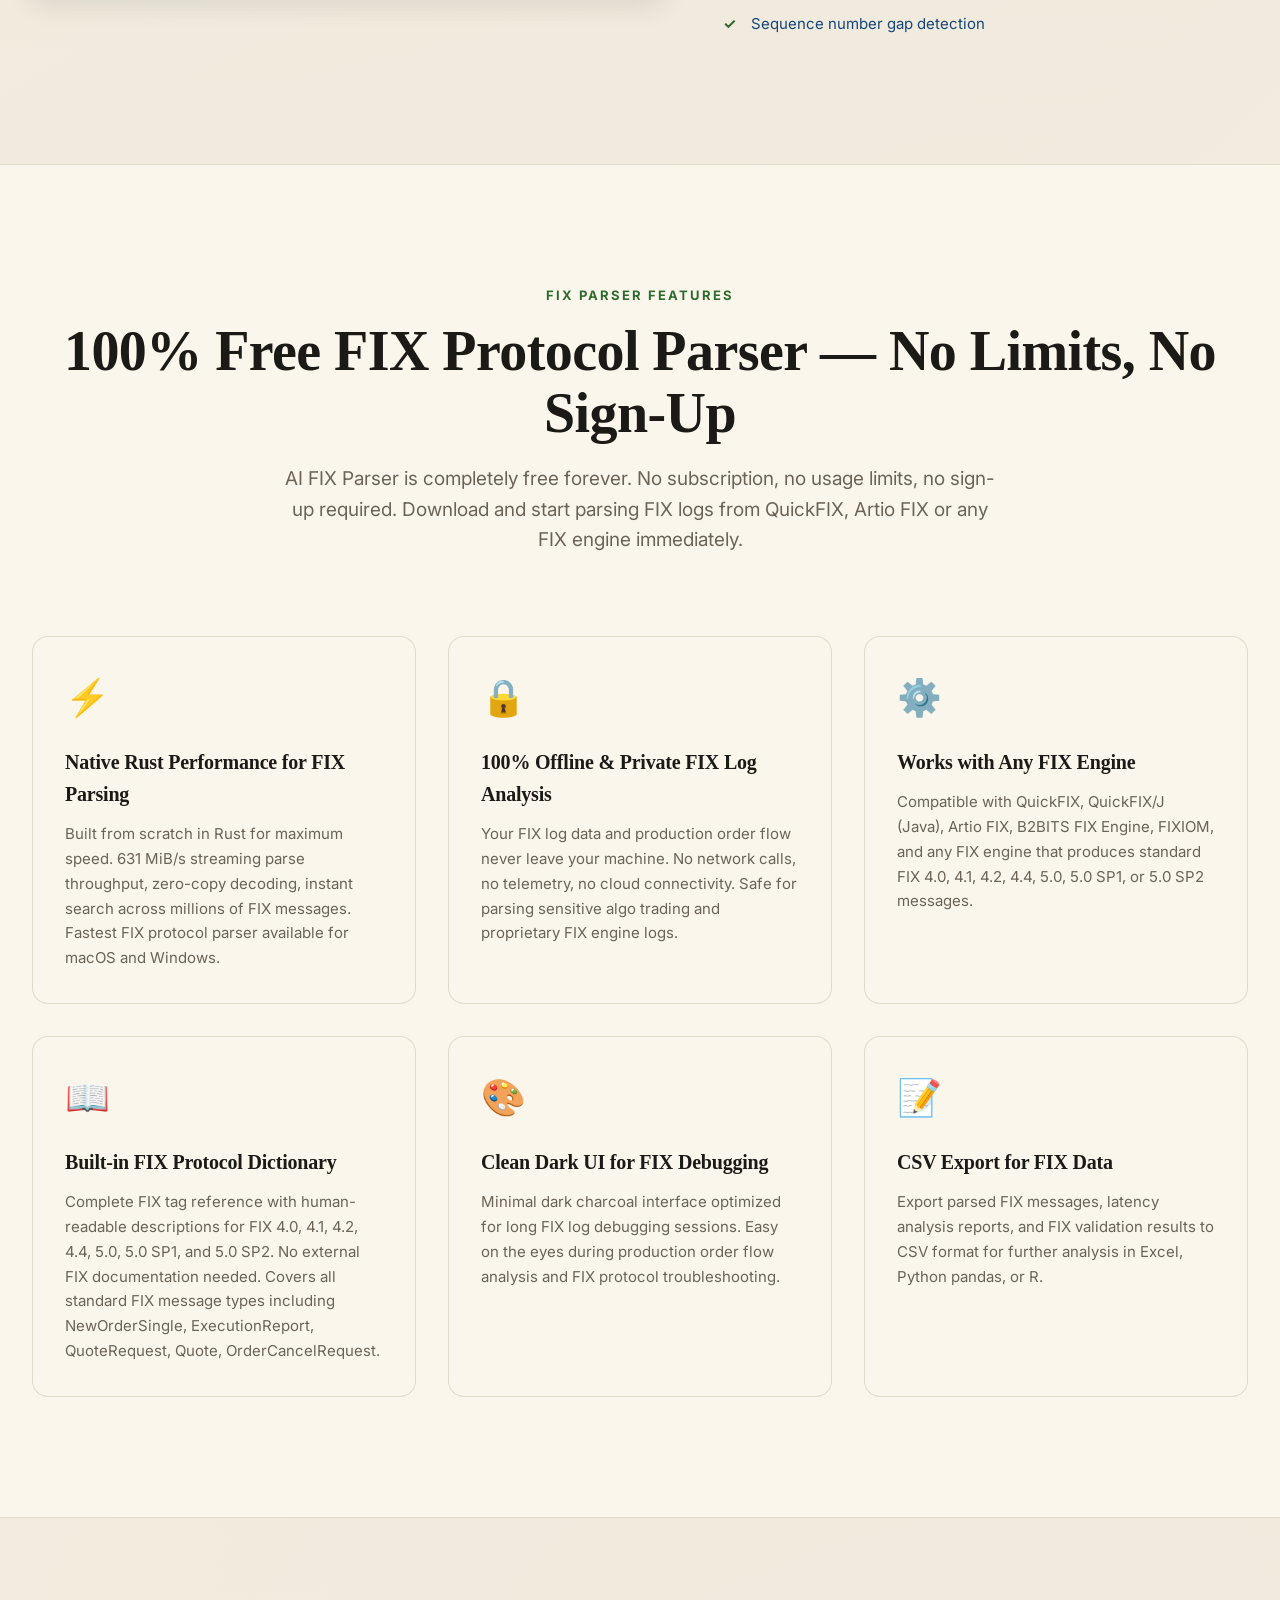
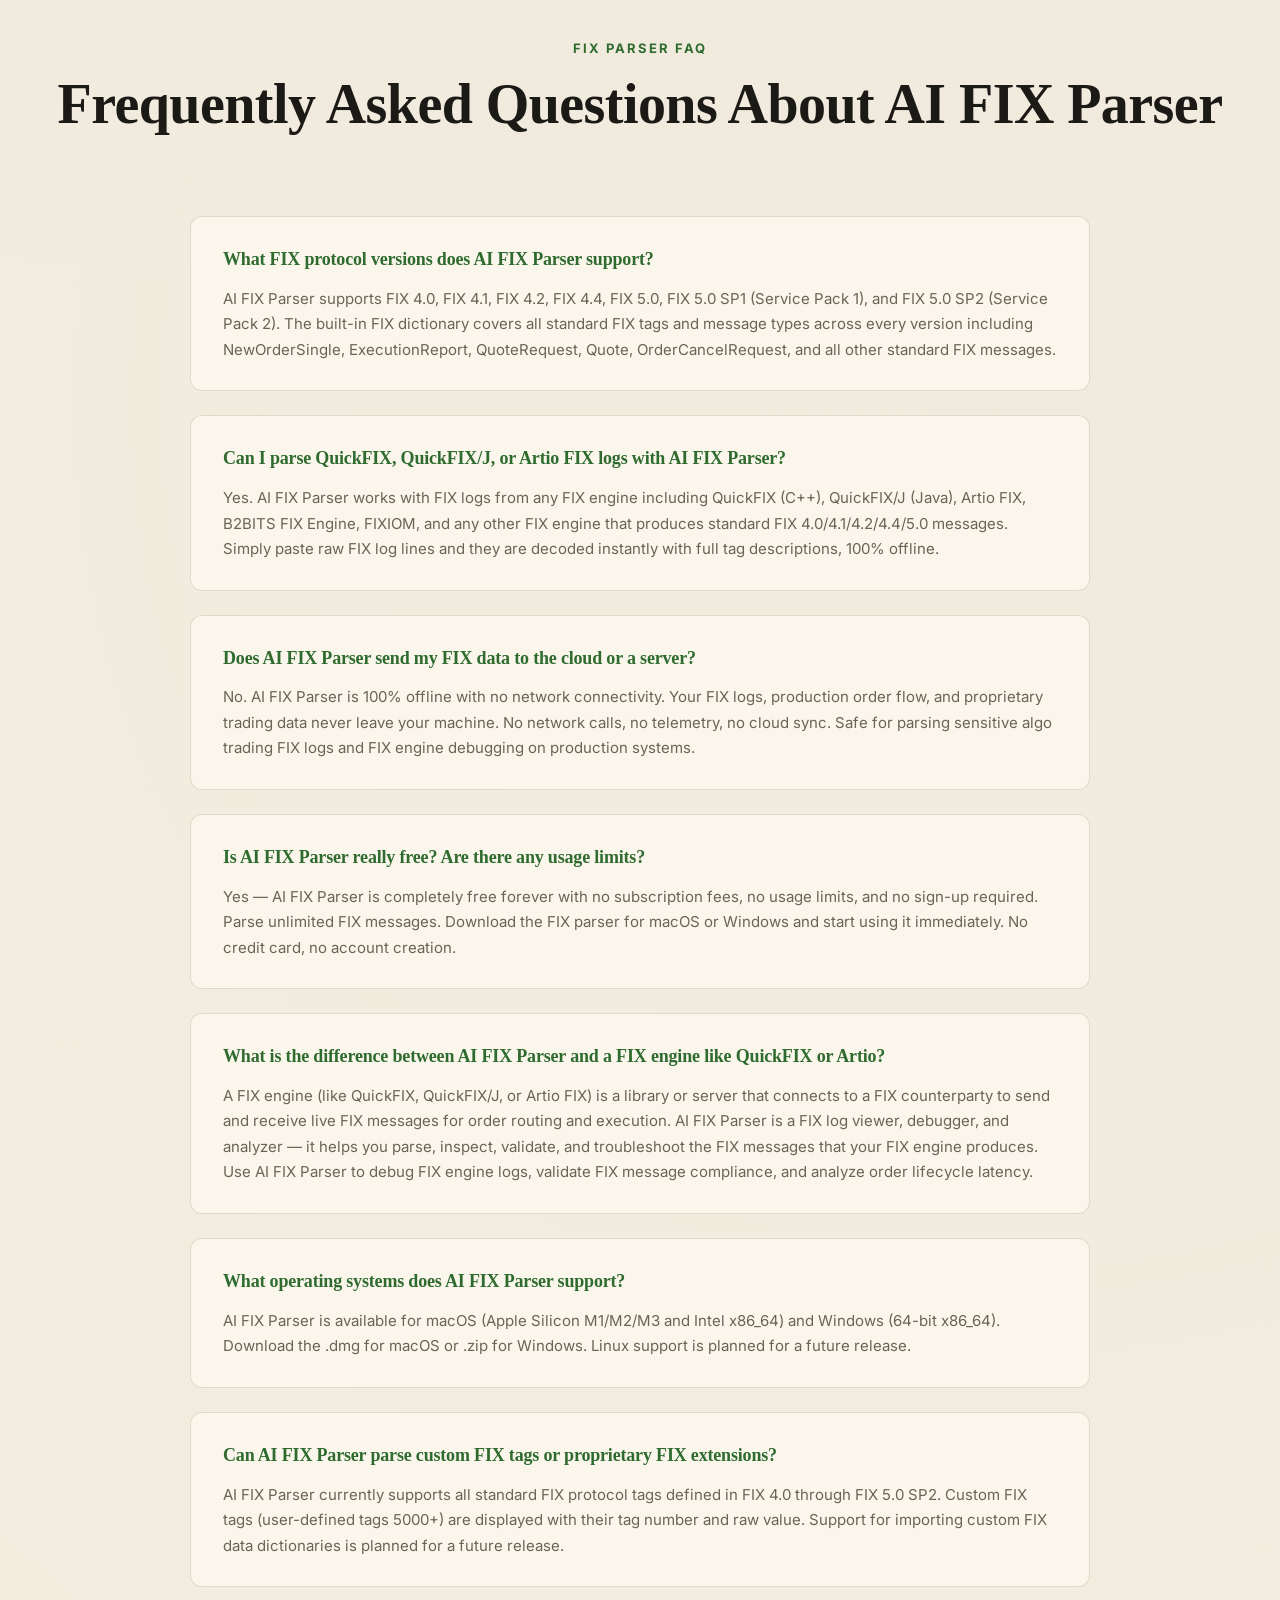
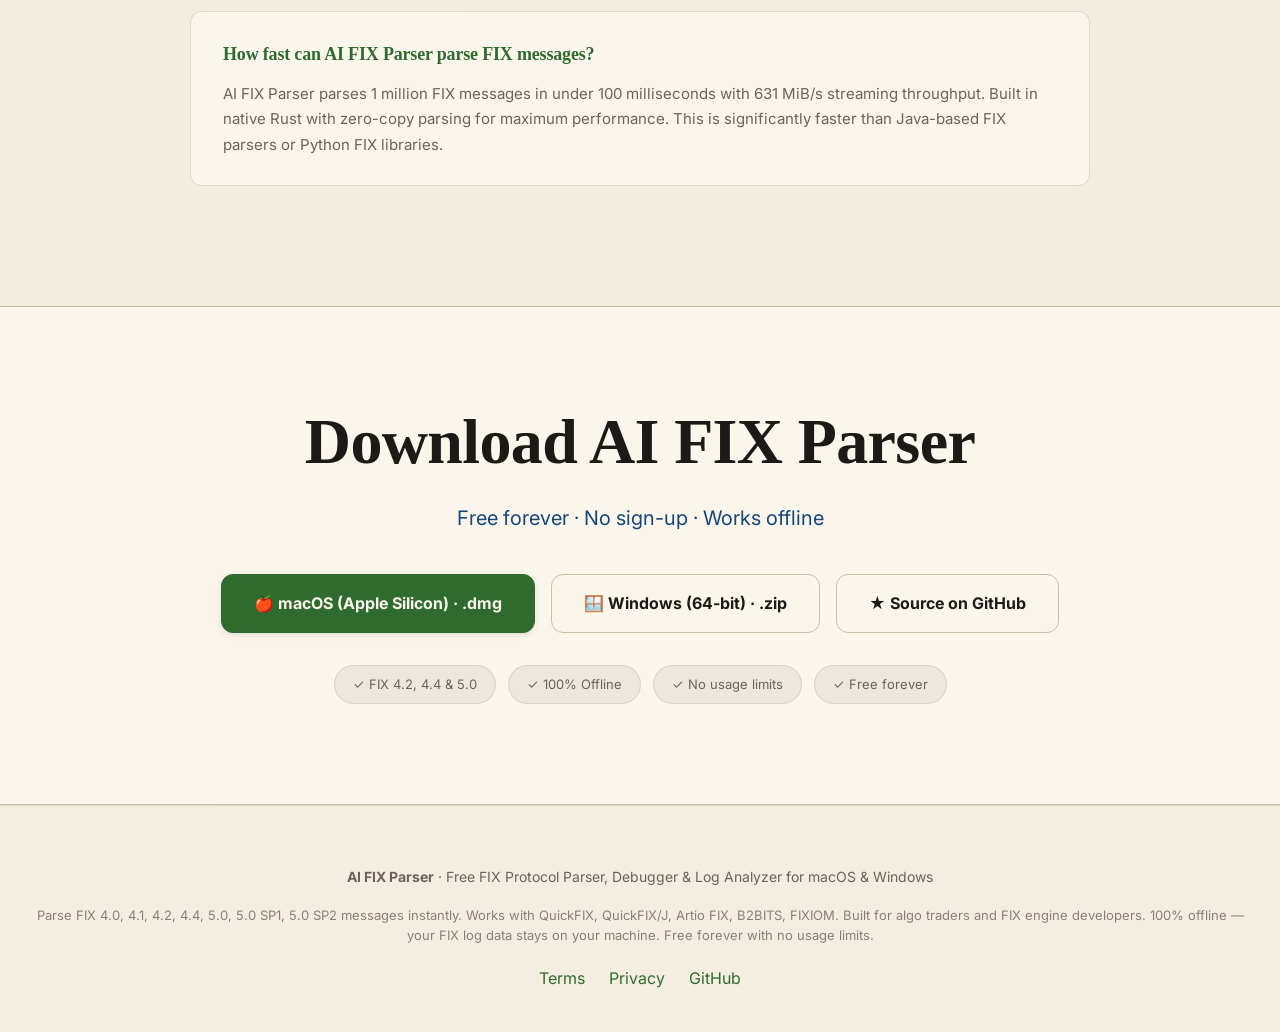
<file: web/index.html>
<!DOCTYPE html>
<html lang="en">
<head>
<meta charset="UTF-8">
<meta name="viewport" content="width=device-width, initial-scale=1.0">
<title>AI FIX Parser – Free FIX Protocol Parser & Debugger</title>
<meta name="description" content="Parse 1 million FIX messages in 100ms. Free FIX 4.2, 4.4 & 5.0 protocol parser and debugger for macOS and Windows. 100% offline. Works with QuickFIX, QuickFIX/J, Artio FIX. Built for algo traders and FIX engine developers. Native Rust performance.">
<meta name="keywords" content="FIX protocol parser, FIX debugger, FIX log analyzer, FIX message viewer, QuickFIX, Artio FIX, FIX 4.2, FIX 4.4, FIX 5.0, FIX engine, algo trading, FIX protocol tool, free FIX parser, offline FIX parser, macOS FIX parser, Windows FIX parser">

<!-- Open Graph / Facebook -->
<meta property="og:type" content="website">
<meta property="og:url" content="https://www.aifixparser.com/">
<meta property="og:title" content="AI FIX Parser – Parse 1M FIX messages in 100ms">
<meta property="og:description" content="Free FIX protocol parser for macOS & Windows. Parse FIX 4.2, 4.4 & 5.0 messages instantly. 100% offline. Works with QuickFIX, Artio FIX.">
<meta property="og:image" content="https://www.aifixparser.com/hero-banner.png">

<!-- Twitter -->
<meta property="twitter:card" content="summary_large_image">
<meta property="twitter:url" content="https://www.aifixparser.com/">
<meta property="twitter:title" content="AI FIX Parser – Parse 1M FIX messages in 100ms">
<meta property="twitter:description" content="Free FIX protocol parser for macOS & Windows. Parse FIX 4.2, 4.4 & 5.0 messages instantly. 100% offline.">
<meta property="twitter:image" content="https://www.aifixparser.com/hero-banner.png">

<!-- Structured Data / JSON-LD for LLMs and search engines -->
<script type="application/ld+json">
{
  "@context": "https://schema.org",
  "@type": "SoftwareApplication",
  "name": "AI FIX Parser",
  "applicationCategory": "DeveloperApplication",
  "operatingSystem": ["macOS", "Windows"],
  "offers": {
    "@type": "Offer",
    "price": "0",
    "priceCurrency": "USD"
  },
  "description": "AI FIX Parser is a free, offline FIX protocol parser and debugger for macOS and Windows. It parses 1 million FIX messages in under 100ms with 631 MiB/s throughput. Built in native Rust for algo traders and FIX engine developers. Supports FIX 4.0, 4.1, 4.2, 4.4, 5.0, 5.0 SP1 and 5.0 SP2. Works with QuickFIX, QuickFIX/J, Artio FIX, B2BITS FIXIOM and any standard FIX engine. Features include: timeline view with message inspection, tag-by-tag decoding with human-readable descriptions, order lifecycle reconstruction and latency analysis, FIX spec validation with checksum verification, CSV export, and 100% offline operation with no telemetry or cloud connectivity.",
  "featureList": [
    "Parse 1 million FIX messages in 100ms",
    "631 MiB/s streaming throughput",
    "FIX 4.0, 4.1, 4.2, 4.4, 5.0, 5.0 SP1, 5.0 SP2 support",
    "Timeline view with sender/target/message type badges",
    "Tag inspector with 150+ standard FIX tags decoded",
    "Human-readable tag descriptions for all FIX message types",
    "Order lifecycle reconstruction (RFQ to fill)",
    "End-to-end latency measurement and heatmap",
    "Fill quality scorecard and partial fill detection",
    "FIX spec validation and compliance checking",
    "Required field validation",
    "Enum value validation",
    "Checksum verification",
    "Sequence number gap detection",
    "CSV export for parsed messages and reports",
    "100% offline operation - no network calls or telemetry",
    "Works with QuickFIX, QuickFIX/J, Artio FIX, B2BITS, FIXIOM",
    "Native Rust performance with zero-copy parsing",
    "Editorial paper-themed UI — distinctive cream + ink design, easy on the eyes for long debugging sessions",
    "No sign-up required",
    "No usage limits",
    "Free forever"
  ],
  "screenshot": [
    "https://www.aifixparser.com/screenshots/01-timeline.png",
    "https://www.aifixparser.com/screenshots/02-inspector.png",
    "https://www.aifixparser.com/screenshots/03-latency.png",
    "https://www.aifixparser.com/screenshots/04-validator.png"
  ],
  "downloadUrl": "https://www.aifixparser.com/",
  "softwareVersion": "3.3.1",
  "releaseNotes": "Version 2.0 includes enhanced FIX 5.0 support, improved latency analysis, and faster parsing performance."
}
</script>

<link rel="canonical" href="https://www.aifixparser.com/">
<link href="https://fonts.googleapis.com/css2?family=JetBrains+Mono:wght@400;500;600;700&family=Inter:wght@400;500;600;700;800;900&display=swap" rel="stylesheet">
<style>
* { margin: 0; padding: 0; box-sizing: border-box; }
:root {
  /* Paper / Editorial palette — matches the desktop app. */
  --bg:      #f5efe2;
  --surface: #faf6ec;
  --surface2:#ede4cf;
  --rule:    #c9bfa9;
  --border:  rgba(201,191,169,0.5);
  --text:    #1c1a17;
  --dim:     #6b6356;
  --faint:   #8a8071;
  --primary: #2f6b2f;   /* ledger green */
  --green:   #2f6b2f;
  --rose:    #15467a;   /* ink blue */
  --mauve:   #7a3a8a;   /* ink purple */
  --warm:    #b22222;   /* ink red */
  --amber:   #b78427;   /* mustard */
  --highlight:#fff39a;  /* highlighter yellow */
}
::selection { background: var(--highlight); color: var(--text); }
body {
  background: var(--bg);
  /* Subtle paper grain via two faint radial gradients. */
  background-image:
    radial-gradient(circle at 20% 30%, rgba(28,26,23,0.02) 0, transparent 60%),
    radial-gradient(circle at 80% 70%, rgba(28,26,23,0.02) 0, transparent 60%);
  color: var(--text);
  font-family: 'Inter', -apple-system, BlinkMacSystemFont, sans-serif;
  line-height: 1.6;
  -webkit-font-smoothing: antialiased;
  overflow-x: hidden;
}
/* Editorial serif headlines + numerals */
h1, h2, h3, .stat-value {
  font-family: 'Iowan Old Style', Charter, Georgia, serif;
  letter-spacing: -0.01em;
}
.mono { font-family: 'JetBrains Mono', monospace; }

/* ── HERO ────────────────────────────── */
.hero {
  position: relative;
  min-height: 100vh;
  display: flex;
  align-items: center;
  justify-content: center;
  overflow: hidden;
  border-bottom: 1px solid var(--border);
}
.hero-grid {
  /* Faint ledger-paper rules — echoes the desktop app's grid feel. */
  position: absolute;
  inset: 0;
  opacity: 0.35;
  background-image:
    linear-gradient(var(--rule) 1px, transparent 1px),
    linear-gradient(90deg, var(--rule) 1px, transparent 1px);
  background-size: 56px 56px;
  mask-image: radial-gradient(ellipse 70% 60% at 50% 45%, black 25%, transparent 80%);
}
.hero-glow {
  /* Cream wash, no glow on paper. */
  display: none;
}
.hero-content {
  position: relative;
  z-index: 2;
  text-align: center;
  max-width: 960px;
  padding: 0 32px;
}
.hero h1 {
  font-size: clamp(48px, 7vw, 82px);
  font-weight: 900;
  line-height: 1.08;
  letter-spacing: -0.03em;
  margin-bottom: 24px;
}
.hero h1 .accent {
  color: var(--primary);
  display: inline-block;
}
.hero .tagline {
  font-size: clamp(18px, 2.5vw, 24px);
  color: var(--rose);
  margin-bottom: 16px;
  font-weight: 500;
}
.hero .subtitle {
  font-size: 17px;
  color: var(--dim);
  margin-bottom: 48px;
  max-width: 640px;
  margin-left: auto;
  margin-right: auto;
}
.hero-stats {
  display: flex;
  gap: 48px;
  justify-content: center;
  flex-wrap: wrap;
}
.stat {
  text-align: center;
}
.stat-value {
  font-size: 42px;
  font-weight: 800;
  color: var(--primary);
  font-family: 'JetBrains Mono', monospace;
  line-height: 1;
  margin-bottom: 8px;
}
.stat-value .unit {
  font-size: 20px;
  color: var(--rose);
  opacity: 0.7;
}
.stat-label {
  font-size: 13px;
  color: var(--dim);
  text-transform: uppercase;
  letter-spacing: 1px;
}
.hero-cta {
  display: flex;
  gap: 16px;
  justify-content: center;
  flex-wrap: wrap;
  margin-bottom: 14px;
}
.hero-cta-note {
  text-align: center;
  font-size: 13px;
  color: var(--faint, var(--dim));
  margin-bottom: 48px;
  letter-spacing: 0.3px;
}
.btn {
  display: inline-flex;
  align-items: center;
  gap: 10px;
  padding: 16px 32px;
  border-radius: 12px;
  font-size: 16px;
  font-weight: 700;
  text-decoration: none;
  transition: all 0.2s;
  border: 1px solid transparent;
  cursor: pointer;
}
.btn-primary {
  background: var(--primary);
  color: #faf6ec;
  border-color: var(--primary);
  box-shadow: 0 2px 6px rgba(28,26,23,0.10);
}
.btn-primary:hover {
  transform: translateY(-1px);
  background: #285a28;
  box-shadow: 0 4px 12px rgba(28,26,23,0.16);
}
.btn-secondary {
  background: var(--surface);
  color: var(--text);
  border-color: var(--rule);
}
.btn-secondary:hover {
  background: var(--surface2);
  border-color: var(--faint);
}

/* ── SECTION ────────────────────────── */
.section {
  padding: 120px 32px;
  max-width: 1400px;
  margin: 0 auto;
}
.section-header {
  text-align: center;
  margin-bottom: 80px;
}
.section-label {
  font-size: 13px;
  font-weight: 700;
  color: var(--primary);
  text-transform: uppercase;
  letter-spacing: 2px;
  margin-bottom: 16px;
}
.section h2 {
  font-size: clamp(36px, 5vw, 56px);
  font-weight: 800;
  line-height: 1.1;
  margin-bottom: 20px;
}
.section p.lead {
  font-size: 19px;
  color: var(--dim);
  max-width: 720px;
  margin: 0 auto;
}

/* ── SCREENSHOT SHOWCASE ───────────── */
.screenshot-showcase {
  display: grid;
  gap: 80px;
}
.screenshot-item {
  display: grid;
  grid-template-columns: 1fr 1.2fr;
  gap: 60px;
  align-items: center;
}
.screenshot-item:nth-child(even) {
  grid-template-columns: 1.2fr 1fr;
}
.screenshot-item:nth-child(even) .screenshot-text {
  order: 2;
}
.screenshot-item:nth-child(even) .screenshot-img {
  order: 1;
}
.screenshot-text h3 {
  font-size: 32px;
  font-weight: 800;
  margin-bottom: 16px;
  line-height: 1.15;
}
.screenshot-text p {
  font-size: 17px;
  color: var(--dim);
  line-height: 1.7;
  margin-bottom: 20px;
}
.screenshot-text ul {
  list-style: none;
  font-size: 15px;
  color: var(--rose);
}
.screenshot-text ul li {
  padding: 8px 0;
  padding-left: 28px;
  position: relative;
}
.screenshot-text ul li::before {
  content: '✓';
  position: absolute;
  left: 0;
  color: var(--green);
  font-weight: 700;
}
.screenshot-img {
  position: relative;
}
.screenshot-img {
  /* Cream passe-partout: thick paper border + ink rule + soft shadow makes
     dark-theme screenshots read as intentional "printed plates" framed on
     the page, instead of clashing with the cream background. Replace the
     screenshots in /screenshots/ with new paper-themed captures to remove
     the contrast entirely. */
  background: var(--surface);
  padding: 14px;
  border: 1px solid var(--rule);
  border-radius: 6px;
  box-shadow: 0 10px 28px rgba(28,26,23,0.12);
  position: relative;
}
.screenshot-img::after {
  /* Hairline inner ink rule for the engraved-plate feel. */
  content: "";
  position: absolute;
  inset: 9px;
  border: 1px solid rgba(28,26,23,0.18);
  border-radius: 3px;
  pointer-events: none;
}
.screenshot-img img {
  width: 100%;
  height: auto;
  display: block;
  border-radius: 2px;
}
.screenshot-glow {
  /* No glows on paper — keep the markup but render nothing. */
  display: none;
}

@media (max-width: 900px) {
  .screenshot-item,
  .screenshot-item:nth-child(even) {
    grid-template-columns: 1fr;
    gap: 40px;
  }
  .screenshot-item:nth-child(even) .screenshot-text,
  .screenshot-item:nth-child(even) .screenshot-img {
    order: initial;
  }
}

/* ── FEATURES GRID ──────────────────── */
.features-grid {
  display: grid;
  grid-template-columns: repeat(auto-fit, minmax(300px, 1fr));
  gap: 32px;
  margin-top: 60px;
}
.feature-card {
  background: var(--surface);
  border: 1px solid var(--border);
  border-radius: 16px;
  padding: 32px;
  transition: all 0.25s;
}
.feature-card:hover {
  border-color: rgba(47,107,47,0.3);
  transform: translateY(-4px);
}
.feature-icon {
  font-size: 36px;
  margin-bottom: 20px;
  display: block;
}
.feature-card h3 {
  font-size: 20px;
  font-weight: 700;
  margin-bottom: 12px;
}
.feature-card p {
  font-size: 15px;
  color: var(--dim);
  line-height: 1.65;
}

/* ── FAQ ────────────────────────────── */
.faq-grid {
  max-width: 900px;
  margin: 0 auto;
  display: grid;
  gap: 24px;
}
.faq-item {
  background: var(--surface);
  border: 1px solid var(--border);
  border-radius: 12px;
  padding: 28px 32px;
}
.faq-item h3 {
  font-size: 18px;
  font-weight: 700;
  margin-bottom: 12px;
  color: var(--primary);
}
.faq-item p {
  font-size: 15px;
  color: var(--dim);
  line-height: 1.7;
}

/* ── CTA SECTION ────────────────────── */
.cta-section {
  /* Cream block with ink-rule top/bottom — newspaper section break. */
  background: var(--surface);
  border-top: 1px solid var(--rule);
  border-bottom: 1px solid var(--rule);
  position: relative;
  overflow: hidden;
}
.cta-content {
  position: relative;
  z-index: 2;
  text-align: center;
  padding: 100px 32px;
}
.cta-section h2 {
  font-size: clamp(40px, 6vw, 64px);
  font-weight: 900;
  margin-bottom: 24px;
  line-height: 1.1;
}
.cta-section p {
  font-size: 20px;
  color: var(--rose);
  margin-bottom: 40px;
}
.cta-badges {
  display: flex;
  gap: 12px;
  justify-content: center;
  flex-wrap: wrap;
  margin-top: 32px;
}
.badge {
  padding: 8px 18px;
  background: rgba(28,26,23,0.06);
  border: 1px solid rgba(28,26,23,0.10);
  border-radius: 24px;
  font-size: 13px;
  color: var(--dim);
  white-space: nowrap;
}

/* ── FOOTER ─────────────────────────── */
footer {
  padding: 60px 32px 40px;
  border-top: 1px solid var(--border);
  text-align: center;
}
footer p {
  font-size: 14px;
  color: var(--dim);
  margin-bottom: 16px;
}
footer a {
  color: var(--primary);
  text-decoration: none;
}
footer a:hover {
  text-decoration: underline;
}
.footer-links {
  display: flex;
  gap: 24px;
  justify-content: center;
  flex-wrap: wrap;
  margin-top: 20px;
}
</style>
</head>
<body>  
<!-- ══════════ HERO ══════════ -->
<section class="hero">
  <div class="hero-grid"></div>
  <div class="hero-glow"></div>
  <div class="hero-content">
    <p class="tagline">Free FIX Protocol Parser & Debugger · macOS & Windows</p>
    <h1>Parse <span class="accent">1 Million FIX Messages</span> in 100ms</h1>
    <p class="subtitle">
      Free, offline FIX protocol parser and debugger for algo traders and FIX engine developers. 
      Parse FIX 4.0, 4.1, 4.2, 4.4, 5.0, 5.0 SP1 and 5.0 SP2 messages instantly. 
      Works with QuickFIX, QuickFIX/J, Artio FIX, B2BITS FIXIOM. 
      Built in native Rust. 100% offline — your FIX log data never leaves your machine.
    </p>
    <div class="hero-cta">
      <a href="https://www.aifixparser.com/release/AiFixParser_aarch64.dmg" class="btn btn-primary" download
         onclick="gtag('event', 'macos_file_download_hero', { file_name: 'AiFixParser_aarch64.dmg', file_extension: 'dmg', platform: 'macOS' });">
        🍎 Download for macOS · .dmg
      </a>
      <a href="https://github.com/cseblog/fixstudio/releases/download/v3.3.1/AiFixParser-windows.zip" class="btn btn-secondary" download
         onclick="gtag('event', 'windows_file_download_hero', { file_name: 'AiFixParser-windows.zip', file_extension: 'zip', platform: 'Windows' });">
        🪟 Download for Windows · .zip
      </a>
      <a href="https://github.com/cseblog/fixstudio" class="btn btn-secondary" target="_blank" rel="noopener">
        ★ View on GitHub
      </a>
    </div>
    <p class="hero-cta-note">Free forever · No sign-up · 100% offline</p>
    <div class="hero-stats">
      <div class="stat">
        <div class="stat-value">1M <span class="unit">msgs</span></div>
        <div class="stat-label">Under 100ms</div>
      </div>
      <div class="stat">
        <div class="stat-value">631 <span class="unit">MiB/s</span></div>
        <div class="stat-label">Throughput</div>
      </div>
      <div class="stat">
        <div class="stat-value">150+ <span class="unit">tags</span></div>
        <div class="stat-label">Decoded</div>
      </div>
    </div>
  </div>
</section>

<!-- ══════════ SCREENSHOTS ══════════ -->
<section class="section">
  <div class="section-header">
    <div class="section-label">FIX Protocol Parser Features</div>
    <h2>Production FIX Log Analysis</h2>
    <p class="lead">
      AI FIX Parser is the fastest FIX protocol viewer and debugger available. 
      Load million-message FIX logs from QuickFIX, Artio FIX or any FIX engine, 
      inspect every tag with human-readable descriptions, validate FIX messages against the spec, 
      and analyze order lifecycle and latency — all 100% offline with no cloud connectivity.
    </p>
  </div>
  <div class="screenshot-showcase">
    <!-- Screenshot 1 + download panel -->
    <div class="screenshot-item">
      <div class="screenshot-text">
      <div class="screenshot-text">
        <h3>Quickly Inspect FIX sessions</h3>
        <p>
          Get a comprehensive view of your FIX sessions with key performance metrics and real-time monitoring capabilities.
        </p>
        <ul>
          <li>Session overview with key metrics</li>
          <li>Real-time session monitoring</li>
          <li>Session performance analytics</li>
          <li>Session health diagnostics</li>
          <li>Identify and troubleshoot session issues</li>
      </div>
      </div>
      <div class="screenshot-img">
        <div class="screenshot-glow" style="--glow-color: rgba(47,107,47,0.1)"></div>
        <img src="screenshots/01-timeline.jpg" alt="Timeline view" loading="lazy">
      </div>
    </div>
    <!-- Screenshot 3 -->
    <div class="screenshot-item">
      <div class="screenshot-text">
        <h3>Reconstruct Full Trade Lifecycle and Measure Latency</h3>
        <p>
          Track every FIX order from RFQ (Request for Quote) through acknowledgment to final fill. 
          Measure end-to-end latency for each order, identify partial fills and fill quality, 
          and surface FIX session health issues in seconds. 
          Essential for debugging algo trading systems and FIX engine performance optimization.
        </p>
        <ul>
          <li>Order lifecycle reconstruction (RFQ → ACK → Fill)</li>
          <li>E2E latency heatmap</li>
          <li>Fill quality scorecard</li>
          <li>Session health diagnostics</li>
        </ul>
      </div>
      <div class="screenshot-img">
        <div class="screenshot-glow" style="--glow-color: rgba(47,107,47,0.1)"></div>
        <img src="screenshots/03-latency.jpg" alt="Latency analysis" loading="lazy">
      </div>
    </div>

        <!-- Screenshot 2 -->
    <div class="screenshot-item">
      <div class="screenshot-text">
        <h3>Quickly Inspect FIX sessions</h3>
        <p>
          Get a comprehensive view of your FIX sessions with key performance metrics and real-time monitoring capabilities.
        </p>
        <ul>
          <li>Session overview with key metrics</li>
          <li>Real-time session monitoring</li>
          <li>Session performance analytics</li>
          <li>Session health diagnostics</li>
          <li>Identify and troubleshoot session issues</li>
        </ul>
      </div>
      <div class="screenshot-img">
        <div class="screenshot-glow" style="--glow-color: rgba(122,58,138,0.1)"></div>
        <img src="screenshots/02-session.jpg" alt="Tag inspector" loading="lazy">
      </div>
    </div>


    <!-- Screenshot 4 -->
    <div class="screenshot-item">
      <div class="screenshot-text">
        <h3>Validate FIX Messages Against the FIX Protocol Spec</h3>
        <p>
          Automatically validate FIX messages for compliance with the FIX protocol specification. 
          Catch missing required fields (e.g., OrderQty in NewOrderSingle), 
          invalid enum values (e.g., Side, OrdType, TimeInForce), 
          checksum errors (tag 10), and sequence number gaps — 
          before messages reach your counterparty and cause rejects.
        </p>
        <ul>
          <li>FIX spec compliance checks</li>
          <li>Required tag validation</li>
          <li>Enum & checksum verification</li>
          <li>Sequence number gap detection</li>
        </ul>
      </div>
      <div class="screenshot-img">
        <div class="screenshot-glow" style="--glow-color: rgba(183,132,39,0.1)"></div>
        <img src="screenshots/04-validator.jpg" alt="FIX validator" loading="lazy">
      </div>
    </div>
  </div>
</section>

<!-- ══════════ FEATURES ══════════ -->
<section class="section" style="background: var(--surface); border-top: 1px solid var(--border); border-bottom: 1px solid var(--border);">
  <div class="section-header">
    <div class="section-label">FIX Parser Features</div>
    <h2>100% Free FIX Protocol Parser — No Limits, No Sign-Up</h2>
    <p class="lead">AI FIX Parser is completely free forever. No subscription, no usage limits, no sign-up required. Download and start parsing FIX logs from QuickFIX, Artio FIX or any FIX engine immediately.</p>
  </div>
  <div class="features-grid">
    <div class="feature-card">
      <span class="feature-icon">⚡</span>
      <h3>Native Rust Performance for FIX Parsing</h3>
      <p>Built from scratch in Rust for maximum speed. 631 MiB/s streaming parse throughput, zero-copy decoding, instant search across millions of FIX messages. Fastest FIX protocol parser available for macOS and Windows.</p>
    </div>
    <div class="feature-card">
      <span class="feature-icon">🔒</span>
      <h3>100% Offline & Private FIX Log Analysis</h3>
      <p>Your FIX log data and production order flow never leave your machine. No network calls, no telemetry, no cloud connectivity. Safe for parsing sensitive algo trading and proprietary FIX engine logs.</p>
    </div>
    <div class="feature-card">
      <span class="feature-icon">⚙️</span>
      <h3>Works with Any FIX Engine</h3>
      <p>Compatible with QuickFIX, QuickFIX/J (Java), Artio FIX, B2BITS FIX Engine, FIXIOM, and any FIX engine that produces standard FIX 4.0, 4.1, 4.2, 4.4, 5.0, 5.0 SP1, or 5.0 SP2 messages.</p>
    </div>
    <div class="feature-card">
      <span class="feature-icon">📖</span>
      <h3>Built-in FIX Protocol Dictionary</h3>
      <p>Complete FIX tag reference with human-readable descriptions for FIX 4.0, 4.1, 4.2, 4.4, 5.0, 5.0 SP1, and 5.0 SP2. No external FIX documentation needed. Covers all standard FIX message types including NewOrderSingle, ExecutionReport, QuoteRequest, Quote, OrderCancelRequest.</p>
    </div>
    <div class="feature-card">
      <span class="feature-icon">🎨</span>
      <h3>Clean Dark UI for FIX Debugging</h3>
      <p>Minimal dark charcoal interface optimized for long FIX log debugging sessions. Easy on the eyes during production order flow analysis and FIX protocol troubleshooting.</p>
    </div>
    <div class="feature-card">
      <span class="feature-icon">📝</span>
      <h3>CSV Export for FIX Data</h3>
      <p>Export parsed FIX messages, latency analysis reports, and FIX validation results to CSV format for further analysis in Excel, Python pandas, or R.</p>
    </div>
  </div>
</section>

<!-- ══════════ FAQ ══════════ -->
<section class="section" id="faq">
  <div class="section-header">
    <div class="section-label">FIX Parser FAQ</div>
    <h2>Frequently Asked Questions About AI FIX Parser</h2>
  </div>
  <div class="faq-grid">
    <div class="faq-item">
      <h3>What FIX protocol versions does AI FIX Parser support?</h3>
      <p>AI FIX Parser supports FIX 4.0, FIX 4.1, FIX 4.2, FIX 4.4, FIX 5.0, FIX 5.0 SP1 (Service Pack 1), and FIX 5.0 SP2 (Service Pack 2). The built-in FIX dictionary covers all standard FIX tags and message types across every version including NewOrderSingle, ExecutionReport, QuoteRequest, Quote, OrderCancelRequest, and all other standard FIX messages.</p>
    </div>
    <div class="faq-item">
      <h3>Can I parse QuickFIX, QuickFIX/J, or Artio FIX logs with AI FIX Parser?</h3>
      <p>Yes. AI FIX Parser works with FIX logs from any FIX engine including QuickFIX (C++), QuickFIX/J (Java), Artio FIX, B2BITS FIX Engine, FIXIOM, and any other FIX engine that produces standard FIX 4.0/4.1/4.2/4.4/5.0 messages. Simply paste raw FIX log lines and they are decoded instantly with full tag descriptions, 100% offline.</p>
    </div>
    <div class="faq-item">
      <h3>Does AI FIX Parser send my FIX data to the cloud or a server?</h3>
      <p>No. AI FIX Parser is 100% offline with no network connectivity. Your FIX logs, production order flow, and proprietary trading data never leave your machine. No network calls, no telemetry, no cloud sync. Safe for parsing sensitive algo trading FIX logs and FIX engine debugging on production systems.</p>
    </div>
    <div class="faq-item">
      <h3>Is AI FIX Parser really free? Are there any usage limits?</h3>
      <p>Yes — AI FIX Parser is completely free forever with no subscription fees, no usage limits, and no sign-up required. Parse unlimited FIX messages. Download the FIX parser for macOS or Windows and start using it immediately. No credit card, no account creation.</p>
    </div>
    <div class="faq-item">
      <h3>What is the difference between AI FIX Parser and a FIX engine like QuickFIX or Artio?</h3>
      <p>A FIX engine (like QuickFIX, QuickFIX/J, or Artio FIX) is a library or server that connects to a FIX counterparty to send and receive live FIX messages for order routing and execution. AI FIX Parser is a FIX log viewer, debugger, and analyzer — it helps you parse, inspect, validate, and troubleshoot the FIX messages that your FIX engine produces. Use AI FIX Parser to debug FIX engine logs, validate FIX message compliance, and analyze order lifecycle latency.</p>
    </div>
    <div class="faq-item">
      <h3>What operating systems does AI FIX Parser support?</h3>
      <p>AI FIX Parser is available for macOS (Apple Silicon M1/M2/M3 and Intel x86_64) and Windows (64-bit x86_64). Download the .dmg for macOS or .zip for Windows. Linux support is planned for a future release.</p>
    </div>
    <div class="faq-item">
      <h3>Can AI FIX Parser parse custom FIX tags or proprietary FIX extensions?</h3>
      <p>AI FIX Parser currently supports all standard FIX protocol tags defined in FIX 4.0 through FIX 5.0 SP2. Custom FIX tags (user-defined tags 5000+) are displayed with their tag number and raw value. Support for importing custom FIX data dictionaries is planned for a future release.</p>
    </div>
    <div class="faq-item">
      <h3>How fast can AI FIX Parser parse FIX messages?</h3>
      <p>AI FIX Parser parses 1 million FIX messages in under 100 milliseconds with 631 MiB/s streaming throughput. Built in native Rust with zero-copy parsing for maximum performance. This is significantly faster than Java-based FIX parsers or Python FIX libraries.</p>
    </div>
  </div>
</section>

<!-- ══════════ CTA ══════════ -->
<section class="cta-section" id="download">
  <div class="cta-content">
    <h2>Download AI FIX Parser</h2>
    <p>Free forever · No sign-up · Works offline</p>
    <div class="hero-cta">
      <a href="https://www.aifixparser.com/release/AiFixParser_aarch64.dmg" class="btn btn-primary">
        🍎 macOS (Apple Silicon) · .dmg
      </a>
      <a href="https://github.com/cseblog/fixstudio/releases/download/v3.3.1/AiFixParser-windows.zip" class="btn btn-secondary">
        🪟 Windows (64-bit) · .zip
      </a>
      <a href="https://github.com/cseblog/fixstudio" class="btn btn-secondary" target="_blank" rel="noopener">
        ★ Source on GitHub
      </a>
    </div>
    <div class="cta-badges">
      <span class="badge">✓ FIX 4.2, 4.4 & 5.0</span>
      <span class="badge">✓ 100% Offline</span>
      <span class="badge">✓ No usage limits</span>
      <span class="badge">✓ Free forever</span>
    </div>
  </div>
</section>

<!-- ══════════ FOOTER ══════════ -->
<footer>
  <p><strong>AI FIX Parser</strong> · Free FIX Protocol Parser, Debugger & Log Analyzer for macOS & Windows</p>
  <p style="font-size: 13px; color: #8a8071;">
    Parse FIX 4.0, 4.1, 4.2, 4.4, 5.0, 5.0 SP1, 5.0 SP2 messages instantly. 
    Works with QuickFIX, QuickFIX/J, Artio FIX, B2BITS, FIXIOM. 
    Built for algo traders and FIX engine developers. 
    100% offline — your FIX log data stays on your machine. 
    Free forever with no usage limits.
  </p>
  <div class="footer-links">
    <a href="https://www.aifixparser.com/terms-and-conditions">Terms</a>
    <a href="https://www.aifixparser.com/privacy-policy">Privacy</a>
    <a href="https://github.com/cseblog/fixstudio">GitHub</a>
  </div>
</footer>

</body>
</html>
</file>
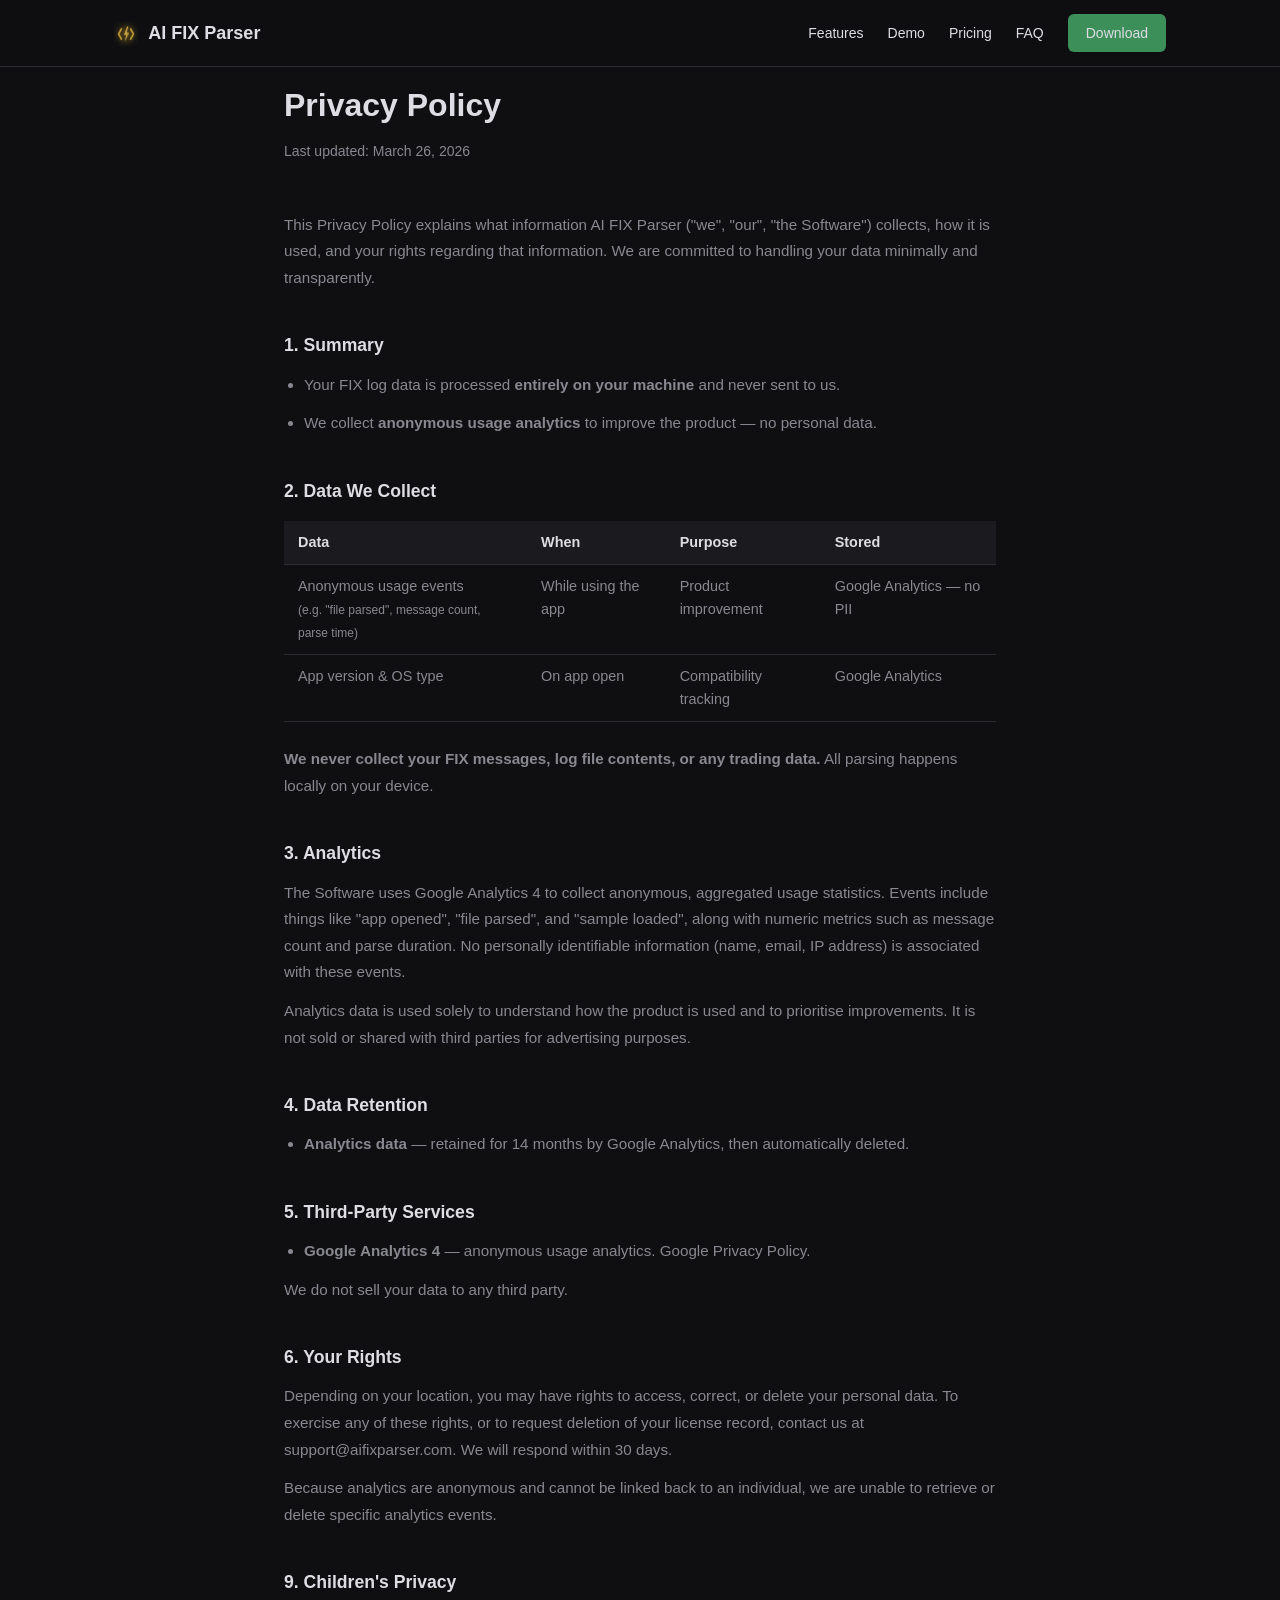
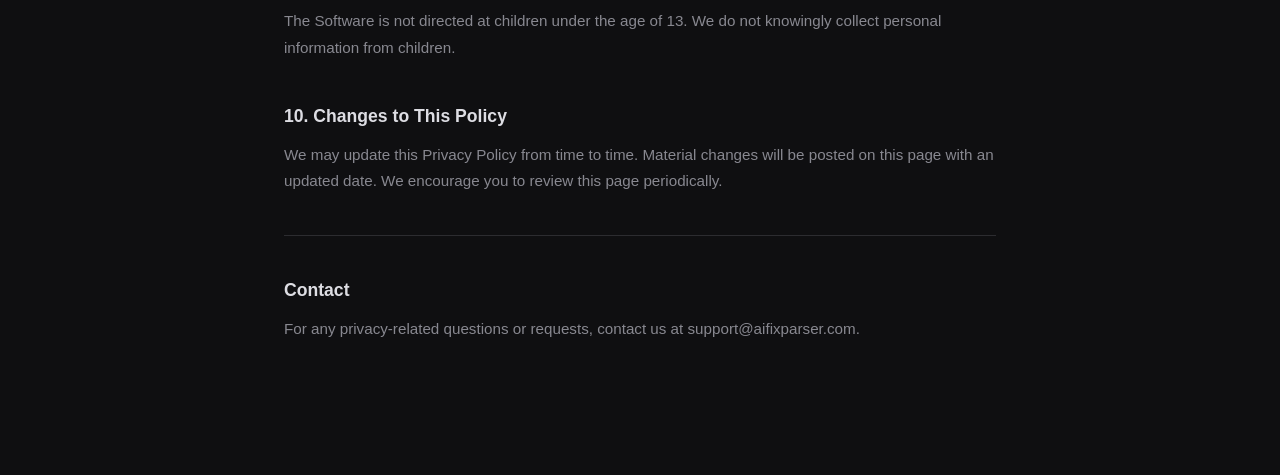
<file: privacy-policy.html>
<!DOCTYPE html>
<html lang="en">
<head>
  <meta charset="UTF-8" />
  <meta name="viewport" content="width=device-width, initial-scale=1.0" />
  <title>Privacy Policy – AI FIX Parser</title>
  <meta name="description" content="Privacy Policy for AI FIX Parser desktop software." />
  <link rel="canonical" href="https://aifixparser.com/privacy-policy" />
  <link rel="stylesheet" href="style.css" />
  <link rel="icon" type="image/png" href="icon.png" />
  <style>
    .legal-page {
      max-width: 760px;
      margin: 0 auto;
      padding: 80px 24px 120px;
      color: var(--text);
    }
    .legal-page h1 {
      font-size: 2rem;
      font-weight: 700;
      margin-bottom: 8px;
    }
    .legal-page .legal-meta {
      color: var(--text-mid);
      font-size: 0.875rem;
      margin-bottom: 48px;
    }
    .legal-page h2 {
      font-size: 1.1rem;
      font-weight: 600;
      margin: 40px 0 12px;
      color: var(--text);
    }
    .legal-page p, .legal-page li {
      font-size: 0.95rem;
      line-height: 1.75;
      color: var(--text-mid);
      margin-bottom: 12px;
    }
    .legal-page ul {
      padding-left: 20px;
      margin-bottom: 12px;
    }
    .legal-page a {
      color: var(--accent);
      text-decoration: none;
    }
    .legal-page a:hover {
      text-decoration: underline;
    }
    .legal-divider {
      border: none;
      border-top: 1px solid var(--border);
      margin: 40px 0;
    }
    .data-table {
      width: 100%;
      border-collapse: collapse;
      margin: 16px 0 24px;
      font-size: 0.9rem;
    }
    .data-table th {
      text-align: left;
      padding: 10px 14px;
      background: var(--surface-2, #1a1a1f);
      color: var(--text);
      font-weight: 600;
      border-bottom: 1px solid var(--border);
    }
    .data-table td {
      padding: 10px 14px;
      color: var(--text-mid);
      border-bottom: 1px solid var(--border);
      vertical-align: top;
    }
  </style>
</head>
<body>

  <!-- ── Nav ── -->
  <nav class="nav">
    <div class="nav-inner">
      <a href="/" class="logo"><img src="icon.png" alt="AI FIX Parser logo" class="logo-icon" /> AI FIX Parser</a>
      <div class="nav-links">
        <a href="/#features">Features</a>
        <a href="/#demo">Demo</a>
        <a href="/#pricing">Pricing</a>
        <a href="/#faq">FAQ</a>
        <a href="/#download" class="btn btn-sm btn-primary">Download</a>
      </div>
    </div>
  </nav>

  <div class="legal-page">
    <h1>Privacy Policy</h1>
    <p class="legal-meta">Last updated: March 26, 2026</p>

    <p>
      This Privacy Policy explains what information AI FIX Parser ("we", "our", "the Software")
      collects, how it is used, and your rights regarding that information. We are committed to
      handling your data minimally and transparently.
    </p>

    <h2>1. Summary</h2>
    <ul>
      <li>Your FIX log data is processed <strong>entirely on your machine</strong> and never sent to us.</li>
      <li>We collect <strong>anonymous usage analytics</strong> to improve the product — no personal data.</li>

    </ul>

    <h2>2. Data We Collect</h2>

    <table class="data-table">
      <thead>
        <tr>
          <th>Data</th>
          <th>When</th>
          <th>Purpose</th>
          <th>Stored</th>
        </tr>
      </thead>
      <tbody>
        <tr>
          <td>Anonymous usage events<br/><small>(e.g. "file parsed", message count, parse time)</small></td>
          <td>While using the app</td>
          <td>Product improvement</td>
          <td>Google Analytics — no PII</td>
        </tr>
        <tr>
          <td>App version &amp; OS type</td>
          <td>On app open</td>
          <td>Compatibility tracking</td>
          <td>Google Analytics</td>
        </tr>

      </tbody>
    </table>

    <p>
      <strong>We never collect your FIX messages, log file contents, or any trading data.</strong>
      All parsing happens locally on your device.
    </p>

    <h2>3. Analytics</h2>
    <p>
      The Software uses Google Analytics 4 to collect anonymous, aggregated usage statistics.
      Events include things like "app opened", "file parsed", and "sample loaded", along with
      numeric metrics such as message count and parse duration. No personally identifiable
      information (name, email, IP address) is associated with these events.
    </p>
    <p>
      Analytics data is used solely to understand how the product is used and to prioritise
      improvements. It is not sold or shared with third parties for advertising purposes.
    </p>

    <h2>4. Data Retention</h2>
    <ul>
      <li><strong>Analytics data</strong> — retained for 14 months by Google Analytics, then automatically deleted.</li>

    </ul>

    <h2>5. Third-Party Services</h2>
    <ul>
      <li><strong>Google Analytics 4</strong> — anonymous usage analytics. <a href="https://policies.google.com/privacy" target="_blank" rel="noopener">Google Privacy Policy</a>.</li>
    </ul>
    <p>
      We do not sell your data to any third party.
    </p>

    <h2>6. Your Rights</h2>
    <p>
      Depending on your location, you may have rights to access, correct, or delete your personal
      data. To exercise any of these rights, or to request deletion of your license record, contact
      us at <a href="mailto:support@aifixparser.com">support@aifixparser.com</a>. We will respond
      within 30 days.
    </p>
    <p>
      Because analytics are anonymous and cannot be linked back to an individual, we are unable to
      retrieve or delete specific analytics events.
    </p>

    <h2>9. Children's Privacy</h2>
    <p>
      The Software is not directed at children under the age of 13. We do not knowingly collect
      personal information from children.
    </p>

    <h2>10. Changes to This Policy</h2>
    <p>
      We may update this Privacy Policy from time to time. Material changes will be posted on this
      page with an updated date. We encourage you to review this page periodically.
    </p>

    <hr class="legal-divider" />

    <h2>Contact</h2>
    <p>
      For any privacy-related questions or requests, contact us at
      <a href="mailto:support@aifixparser.com">support@aifixparser.com</a>.
    </p>
  </div>

</body>
</html>
</file>
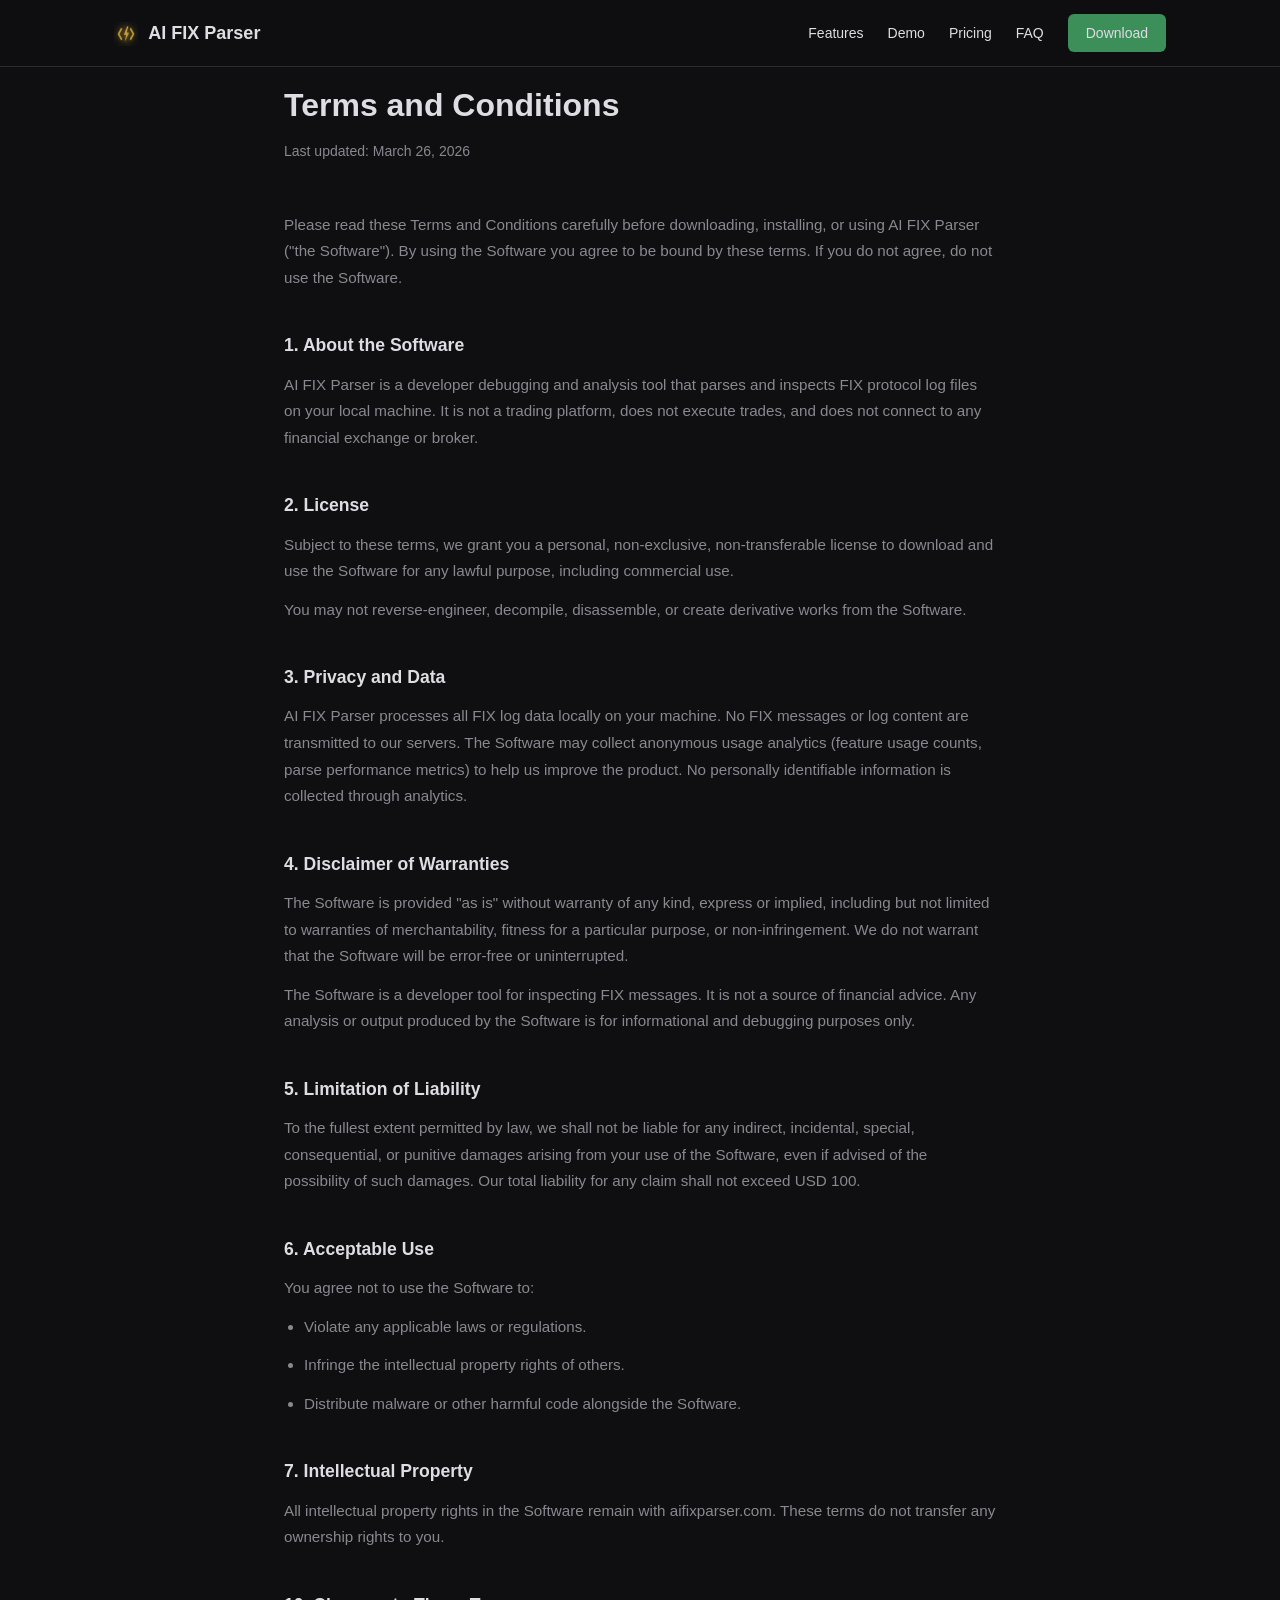
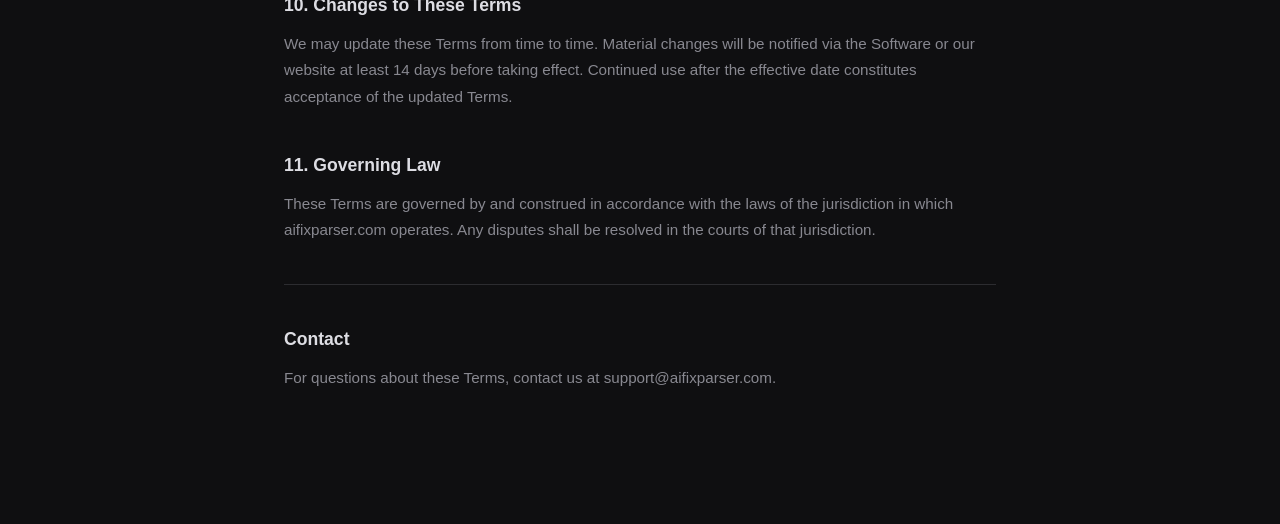
<file: terms-and-conditions.html>
<!DOCTYPE html>
<html lang="en">
<head>
  <meta charset="UTF-8" />
  <meta name="viewport" content="width=device-width, initial-scale=1.0" />
  <title>Terms and Conditions – AI FIX Parser</title>
  <meta name="description" content="Terms and Conditions for AI FIX Parser desktop software." />
  <link rel="canonical" href="https://aifixparser.com/terms-and-conditions" />
  <link rel="stylesheet" href="style.css" />
  <link rel="icon" type="image/png" href="icon.png" />
  <style>
    .legal-page {
      max-width: 760px;
      margin: 0 auto;
      padding: 80px 24px 120px;
      color: var(--text);
    }
    .legal-page h1 {
      font-size: 2rem;
      font-weight: 700;
      margin-bottom: 8px;
    }
    .legal-page .legal-meta {
      color: var(--text-mid);
      font-size: 0.875rem;
      margin-bottom: 48px;
    }
    .legal-page h2 {
      font-size: 1.1rem;
      font-weight: 600;
      margin: 40px 0 12px;
      color: var(--text);
    }
    .legal-page p, .legal-page li {
      font-size: 0.95rem;
      line-height: 1.75;
      color: var(--text-mid);
      margin-bottom: 12px;
    }
    .legal-page ul {
      padding-left: 20px;
      margin-bottom: 12px;
    }
    .legal-page a {
      color: var(--accent);
      text-decoration: none;
    }
    .legal-page a:hover {
      text-decoration: underline;
    }
    .legal-divider {
      border: none;
      border-top: 1px solid var(--border);
      margin: 40px 0;
    }
  </style>
</head>
<body>

  <!-- ── Nav ── -->
  <nav class="nav">
    <div class="nav-inner">
      <a href="/" class="logo"><img src="icon.png" alt="AI FIX Parser logo" class="logo-icon" /> AI FIX Parser</a>
      <div class="nav-links">
        <a href="/#features">Features</a>
        <a href="/#demo">Demo</a>
        <a href="/#pricing">Pricing</a>
        <a href="/#faq">FAQ</a>
        <a href="/#download" class="btn btn-sm btn-primary">Download</a>
      </div>
    </div>
  </nav>

  <div class="legal-page">
    <h1>Terms and Conditions</h1>
    <p class="legal-meta">Last updated: March 26, 2026</p>

    <p>
      Please read these Terms and Conditions carefully before downloading, installing, or using
      AI FIX Parser ("the Software"). By using the Software you agree to be bound by these terms.
      If you do not agree, do not use the Software.
    </p>

    <h2>1. About the Software</h2>
    <p>
      AI FIX Parser is a developer debugging and analysis tool that parses and inspects FIX protocol
      log files on your local machine. It is not a trading platform, does not execute trades, and does
      not connect to any financial exchange or broker.
    </p>

    <h2>2. License</h2>
    <p>
      Subject to these terms, we grant you a personal, non-exclusive, non-transferable license to
      download and use the Software for any lawful purpose, including commercial use.
    </p>
    <p>
      You may not reverse-engineer, decompile, disassemble, or create derivative works from the
      Software.
    </p>

    <h2>3. Privacy and Data</h2>
    <p>
      AI FIX Parser processes all FIX log data locally on your machine. No FIX messages or log
      content are transmitted to our servers. The Software may collect anonymous usage analytics
      (feature usage counts, parse performance metrics) to help us improve the product. No personally
      identifiable information is collected through analytics.
    </p>
    <h2>4. Disclaimer of Warranties</h2>
    <p>
      The Software is provided "as is" without warranty of any kind, express or implied, including
      but not limited to warranties of merchantability, fitness for a particular purpose, or
      non-infringement. We do not warrant that the Software will be error-free or uninterrupted.
    </p>
    <p>
      The Software is a developer tool for inspecting FIX messages. It is not a source of financial
      advice. Any analysis or output produced by the Software is for informational and debugging
      purposes only.
    </p>

    <h2>5. Limitation of Liability</h2>
    <p>
      To the fullest extent permitted by law, we shall not be liable for any indirect, incidental,
      special, consequential, or punitive damages arising from your use of the Software, even if
      advised of the possibility of such damages. Our total liability for any claim shall not exceed USD 100.
    </p>

    <h2>6. Acceptable Use</h2>
    <p>You agree not to use the Software to:</p>
    <ul>
      <li>Violate any applicable laws or regulations.</li>
      <li>Infringe the intellectual property rights of others.</li>
      <li>Distribute malware or other harmful code alongside the Software.</li>
    </ul>

    <h2>7. Intellectual Property</h2>
    <p>
      All intellectual property rights in the Software remain with aifixparser.com. These terms do
      not transfer any ownership rights to you.
    </p>

    <h2>10. Changes to These Terms</h2>
    <p>
      We may update these Terms from time to time. Material changes will be notified via the Software
      or our website at least 14 days before taking effect. Continued use after the effective date
      constitutes acceptance of the updated Terms.
    </p>

    <h2>11. Governing Law</h2>
    <p>
      These Terms are governed by and construed in accordance with the laws of the jurisdiction in
      which aifixparser.com operates. Any disputes shall be resolved in the courts of that
      jurisdiction.
    </p>

    <hr class="legal-divider" />

    <h2>Contact</h2>
    <p>
      For questions about these Terms, contact us at
      <a href="mailto:support@aifixparser.com">support@aifixparser.com</a>.
    </p>
  </div>

</body>
</html>
</file>
<file: style.css>
/* ─────────────────────────────────────────────
   AI FIX Parser – Landing Page
   Charcoal + amber — clean, no gradients.
   ───────────────────────────────────────────── */

:root {
  --bg:         #0f0f11;
  --bg-surface: #161618;
  --bg-card:    #1d1d20;
  --border:     #2c2c30;
  --border-hi:  #444448;
  --text:       #dddde3;
  --text-mid:   #888890;
  --text-dim:   #444448;
  --green:      #9ec93d;
  --green-hi:   #55c94a;
  --green-dim:  rgba(158,201,61,0.12);
  --green:      #3d8f5a;
  --red:        #963232;
  --radius:     6px;
}

*, *::before, *::after { margin: 0; padding: 0; box-sizing: border-box; }

html { scroll-behavior: smooth; }

body {
  font-family: -apple-system, BlinkMacSystemFont, 'Segoe UI', Roboto, 'Helvetica Neue', sans-serif;
  background: var(--bg);
  color: var(--text);
  line-height: 1.6;
  -webkit-font-smoothing: antialiased;
}

a { color: var(--green); text-decoration: none; }
a:hover { text-decoration: underline; }

/* ── Layout helpers ── */
.section-inner {
  max-width: 1100px;
  margin: 0 auto;
  padding: 0 24px;
}

/* ── Buttons ── */
.btn {
  display: inline-block;
  padding: 12px 28px;
  border-radius: var(--radius);
  font-weight: 600;
  font-size: 15px;
  text-decoration: none;
  transition: opacity 0.15s;
  cursor: pointer;
  border: none;
}
.btn-sm { padding: 8px 18px; font-size: 13px; }
.btn-lg { padding: 16px 36px; font-size: 17px; }
.btn-primary {
  background: var(--green);
  color: #fff;
  font-weight: 600;
}
.btn-primary:hover { opacity: 0.85; text-decoration: none; }
.btn-ghost {
  background: transparent;
  color: var(--text);
  border: 1px solid var(--border);
}
.btn-ghost:hover { border-color: var(--border-hi); color: var(--text); text-decoration: none; }
.btn-outline {
  background: transparent;
  color: var(--green);
  border: 1px solid rgba(158,201,61,0.4);
}
.btn-outline:hover { background: var(--green-dim); text-decoration: none; }

/* ── Nav ── */
.nav {
  position: fixed;
  top: 0;
  left: 0;
  right: 0;
  z-index: 100;
  background: rgba(15,15,17,0.90);
  backdrop-filter: blur(10px);
  -webkit-backdrop-filter: blur(10px);
  border-bottom: 1px solid var(--border);
}
.nav-inner {
  max-width: 1100px;
  margin: 0 auto;
  padding: 14px 24px;
  display: flex;
  align-items: center;
  justify-content: space-between;
}
.logo {
  font-size: 18px;
  font-weight: 700;
  color: var(--text);
}
.logo:hover { text-decoration: none; color: var(--green); }
.logo-icon { width: 24px; height: 24px; vertical-align: middle; margin-right: 6px; border-radius: 4px; }
.nav-links { display: flex; align-items: center; gap: 24px; }
.nav-links a { color: var(--text); font-size: 14px; font-weight: 500; }
.nav-links a:hover { color: var(--text); text-decoration: none; }

/* ── Hero ── */
.hero {
  padding: 160px 24px 100px;
  text-align: center;
  background: var(--bg);
}
.hero-inner { max-width: 900px; margin: 0 auto; }
.hero-download {
  margin: 48px 0 40px;
}
.hero-download h2 {
  font-size: 28px;
  font-weight: 800;
  margin-bottom: 8px;
}
.hero-download .section-sub { margin-bottom: 16px; }
.hero-download .download-grid {
  margin-top: 0;
}
.hero-preview {
  margin: 48px 0 36px;
}
.hero-badge {
  display: inline-block;
  padding: 6px 16px;
  border-radius: 4px;
  font-size: 13px;
  font-weight: 600;
  color: var(--green);
  background: var(--green-dim);
  border: 1px solid rgba(158,201,61,0.25);
  margin-bottom: 28px;
}
.hero-badge strong { color: var(--green); font-style: normal; }
.hero h1 {
  font-size: 52px;
  font-weight: 800;
  line-height: 1.15;
  letter-spacing: -0.02em;
  margin-bottom: 20px;
}
.accent-text {
  color: var(--green);
}
.hero-sub {
  font-size: 18px;
  color: var(--text-mid);
  max-width: 540px;
  margin: 0 auto 36px;
  line-height: 1.7;
}
.hero-actions { display: flex; gap: 14px; justify-content: center; }

/* ── Features ── */
.features { padding: 100px 0; }
.features h2, .preview h2, .download h2, .tech h2 {
  font-size: 36px;
  font-weight: 800;
  text-align: center;
  margin-bottom: 12px;
}
.section-sub {
  text-align: center;
  color: var(--text-mid);
  font-size: 16px;
  max-width: 560px;
  margin: 0 auto 48px;
}
.feature-grid {
  display: grid;
  grid-template-columns: repeat(3, 1fr);
  gap: 16px;
}
.feature-card {
  background: var(--bg-card);
  border: 1px solid var(--border);
  border-radius: var(--radius);
  padding: 28px 24px;
  transition: border-color 0.15s;
}
.feature-card:hover { border-color: var(--border-hi); }
.feature-icon { font-size: 32px; margin-bottom: 14px; }
.feature-card h3 { font-size: 17px; font-weight: 700; margin-bottom: 8px; }
.feature-card p { font-size: 14px; color: var(--text-mid); line-height: 1.6; }

/* ── Preview window ── */
.preview { padding: 80px 0 100px; }
.preview-window {
  border: 1px solid var(--border);
  border-radius: var(--radius);
  overflow: hidden;
  background: var(--bg-surface);
  margin-top: 12px;
}
.window-bar {
  display: flex;
  align-items: center;
  gap: 8px;
  padding: 12px 16px;
  background: var(--bg-card);
}
.dot { width: 12px; height: 12px; border-radius: 50%; }
.dot-red    { background: #963232; }
.dot-yellow { background: #b49898; }
.dot-green  { background: #3d8f5a; }
.window-title { margin-left: 12px; font-size: 13px; color: var(--text-dim); font-weight: 500; }
.window-content { padding: 0; overflow: hidden; }
.screenshot {
  width: 100%;
  display: block;
  border-bottom-left-radius: var(--radius);
  border-bottom-right-radius: var(--radius);
}

/* ── Download ── */
.download { padding: 100px 0; }
.download-grid {
  display: grid;
  grid-template-columns: repeat(3, 1fr);
  gap: 16px;
}
.download-card {
  display: flex;
  flex-direction: column;
  align-items: center;
  text-align: center;
  background: var(--bg-card);
  border: 1px solid var(--border);
  border-radius: var(--radius);
  padding: 36px 24px;
  transition: border-color 0.15s;
  color: var(--text);
}
.download-card:hover { border-color: var(--green); text-decoration: none; }
.download-icon { font-size: 44px; margin-bottom: 16px; }
.download-card h3 { font-size: 20px; font-weight: 700; margin-bottom: 8px; }
.download-card p { font-size: 14px; color: var(--text-mid); margin-bottom: 20px; line-height: 1.6; }
.download-grid-2 {
  grid-template-columns: repeat(2, 1fr);
  max-width: 640px;
  margin: 0 auto;
}

/* ── Tech ── */
.tech { padding: 80px 0; }
.tech-row {
  display: flex;
  justify-content: center;
  gap: 48px;
  margin-top: 36px;
}
.tech-item {
  text-align: center;
  max-width: 200px;
}
.tech-item strong {
  font-size: 18px;
  color: var(--green);
  display: block;
  margin-bottom: 6px;
}
.tech-item p { font-size: 14px; color: var(--text-mid); }

/* ── Footer ── */
.footer {
  border-top: 1px solid var(--border);
  padding: 32px 0;
  text-align: center;
}
.footer p { font-size: 14px; color: var(--text-mid); }
.footer p + p { margin-top: 6px; }
.footer-muted { color: var(--text-dim); font-size: 13px; }
.footer a { color: var(--green); }

/* ── Performance stat strip ─────────────────────────────────────────────── */
.perf-strip {
  display: flex;
  gap: 16px;
  justify-content: center;
  margin: 44px 0 0;
}
.perf-card {
  border: 1px solid var(--border);
  border-radius: var(--radius);
  padding: 20px 26px;
  text-align: center;
  min-width: 150px;
  background: var(--bg-surface);
  transition: border-color 0.15s;
}
.perf-card:hover { border-color: var(--border-hi); }
.perf-card-center {
  padding: 26px 40px;
  border-color: rgba(158,201,61,0.35);
}
.perf-val {
  font-size: 36px;
  font-weight: 800;
  font-variant-numeric: tabular-nums;
  letter-spacing: -1.5px;
  line-height: 1;
  margin-bottom: 10px;
  color: var(--text);
}
.perf-card-center .perf-val { font-size: 44px; color: var(--green); }
.perf-card-green  .perf-val { color: var(--text); }
.perf-card-mid .perf-val { color: var(--text); }
.perf-card-cyan   .perf-val { color: var(--text); }
.perf-sfx { font-size: 18px; font-weight: 700; opacity: 0.6; }
.perf-card-center .perf-sfx { font-size: 24px; opacity: 0.75; }
.perf-name { font-size: 12px; font-weight: 600; color: var(--text-dim); margin-bottom: 3px; }
.perf-desc { font-size: 11px; color: var(--border); }

/* Parse simulation bar */
.perf-bar-section { max-width: 560px; margin: 22px auto 0; }
.perf-bar-meta {
  display: flex;
  justify-content: space-between;
  font-size: 12px;
  color: var(--text-mid);
  margin-bottom: 8px;
}
.perf-bar-tag { color: var(--green); font-weight: 700; }
.perf-bar-track {
  height: 5px;
  border-radius: 3px;
  background: var(--bg-surface);
  border: 1px solid var(--border);
  overflow: hidden;
}
.perf-bar-fill {
  height: 100%;
  border-radius: 3px;
  background: var(--green);
  transform: scaleX(0);
  transform-origin: left;
  animation: perf-bar-grow 1.65s 0.85s cubic-bezier(0.22, 1, 0.36, 1) forwards;
}
@keyframes perf-bar-grow { to { transform: scaleX(1); } }
.perf-bar-note { font-size: 11px; color: var(--text-dim); text-align: center; margin-top: 7px; }

/* ── Featured performance feature card ─────────────────────────────────── */
.feature-card-speed {
  grid-column: 1 / -1;
  display: flex;
  align-items: flex-start;
  gap: 28px;
  border-color: rgba(61,143,90,0.3);
}
.feature-card-speed:hover { border-color: rgba(61,143,90,0.6); }
.feature-card-speed .feature-icon { font-size: 52px; flex-shrink: 0; margin-bottom: 0; margin-top: 2px; }
.feature-card-speed h3 { font-size: 20px; }
.feature-speed-chip {
  display: inline-block;
  margin-top: 12px;
  background: rgba(61,143,90,0.08);
  border: 1px solid rgba(61,143,90,0.25);
  color: #3d8f5a;
  padding: 4px 14px;
  border-radius: 4px;
  font-size: 12px;
  font-weight: 700;
  letter-spacing: 0.3px;
}

/* ── Scroll reveal ──────────────────────────────────────────────────────── */
.fade-reveal {
  opacity: 0;
  transform: translateY(16px);
  transition: opacity 0.45s ease, transform 0.45s ease;
}
.fade-reveal.visible { opacity: 1; transform: translateY(0); }

/* ── Responsive ────────────────────────────────────────────────────────── */
@media (max-width: 768px) {
  .hero h1 { font-size: 34px; }
  .hero-sub { font-size: 16px; }
  .hero-actions { flex-direction: column; align-items: center; }
  .feature-grid { grid-template-columns: 1fr; }
  .download-grid { grid-template-columns: 1fr; }
  .tech-row { flex-direction: column; align-items: center; gap: 28px; }
  .nav-links a:not(.btn) { display: none; }
  .perf-strip { flex-direction: column; align-items: center; }
  .perf-card, .perf-card-center { width: 100%; max-width: 300px; }
  .feature-card-speed { flex-direction: column; }
}

@media (max-width: 480px) {
  .hero { padding: 120px 16px 60px; }
  .hero h1 { font-size: 28px; }
  .features h2, .preview h2, .download h2, .tech h2, .hero-download h2 { font-size: 26px; }
}

/* ── Demo video ─────────────────────────────────────────────────────────── */
.demo-section { background: #0c0c0e; }
.demo-video-wrap {
  margin-top: 32px;
  border-radius: 10px;
  overflow: hidden;
  border: 1px solid #2c2c30;
  box-shadow: 0 8px 40px rgba(0,0,0,0.6);
  background: #000;
  max-width: 900px;
  margin-left: auto;
  margin-right: auto;
}
.demo-video {
  display: block;
  width: 100%;
  height: auto;
}

/* ── Pricing ────────────────────────────────────────────────────────────── */
.pricing-section { background: #0e0e10; }
.pricing-grid {
  display: grid;
  grid-template-columns: repeat(2, 1fr);
  gap: 24px;
  max-width: 760px;
  margin: 40px auto 0;
}
.pricing-card {
  background: #161618;
  border: 1px solid #2c2c30;
  border-radius: 12px;
  padding: 28px 28px 32px;
  display: flex;
  flex-direction: column;
  gap: 16px;
  position: relative;
}
.pricing-card-pro {
  border-color: #9ec93d;
  background: #17150d;
}
.pricing-tier-badge {
  position: absolute;
  top: -12px;
  left: 50%;
  transform: translateX(-50%);
  background: #9ec93d;
  color: #fff;
  font-size: 11px;
  font-weight: 700;
  letter-spacing: 0.5px;
  text-transform: uppercase;
  padding: 3px 12px;
  border-radius: 20px;
}
.pricing-tier-label {
  font-size: 18px;
  font-weight: 700;
  color: #e8e8ec;
}
.pricing-tier-label-pro { color: #9ec93d; }
.pricing-price {
  display: flex;
  align-items: baseline;
  gap: 6px;
}
.pricing-amount {
  font-size: 40px;
  font-weight: 800;
  color: #e8e8ec;
  line-height: 1;
}
.pricing-period {
  font-size: 14px;
  color: #666672;
}
.pricing-desc {
  font-size: 13px;
  color: #888890;
  line-height: 1.6;
  margin: 0;
}
.pricing-features {
  list-style: none;
  padding: 0;
  margin: 0;
  display: flex;
  flex-direction: column;
  gap: 8px;
  flex: 1;
}
.pricing-features li {
  font-size: 13px;
  color: #c0c0cc;
  display: flex;
  align-items: center;
  gap: 8px;
}
.coming-chip {
  font-size: 10px;
  font-weight: 600;
  background: rgba(158,201,61,0.15);
  color: #9ec93d;
  border: 1px solid rgba(158,201,61,0.3);
  padding: 1px 7px;
  border-radius: 10px;
  letter-spacing: 0.3px;
}
.pricing-btn {
  display: block;
  text-align: center;
  margin-top: 8px;
  padding: 11px 20px;
  border-radius: 7px;
  font-size: 14px;
  font-weight: 600;
  text-decoration: none;
}

@media (max-width: 600px) {
  .pricing-grid { grid-template-columns: 1fr; }
}

/* ── Compact download panel ─────────────────────────────────────────────── */
.dl-panel {
  display: inline-flex;
  flex-direction: column;
  align-items: center;
  gap: 10px;
  background: #161618;
  border: 1px solid #2c2c30;
  border-radius: 12px;
  padding: 16px 20px;
  /* margin: 24px auto 0; */
}
.dl-panel-row {
  display: flex;
  gap: 12px;
}
.dl-btn {
  display: flex;
  align-items: center;
  gap: 10px;
  background: #1e1e22;
  border: 1px solid #3a3a40;
  border-radius: 8px;
  padding: 10px 16px;
  text-decoration: none;
  color: #e8e8ec;
  transition: border-color 0.15s, background 0.15s;
  min-width: 160px;
}
.dl-btn:hover {
  border-color: #5a5aff;
  background: #1a1a2e;
}
.dl-btn-icon { font-size: 20px; flex-shrink: 0; }
.dl-btn-body {
  display: flex;
  flex-direction: column;
  gap: 1px;
  flex: 1;
}
.dl-btn-title { font-size: 13px; font-weight: 600; color: #e8e8ec; }
.dl-btn-sub { font-size: 11px; color: #666672; }
.dl-btn-arrow { font-size: 16px; color: #5a5aff; font-weight: 700; flex-shrink: 0; }
.dl-panel-note { font-size: 11px; color: #555560; }

@media (max-width: 480px) {
  .dl-panel-row { flex-direction: column; }
  .dl-btn { min-width: 220px; }
}
</file>
